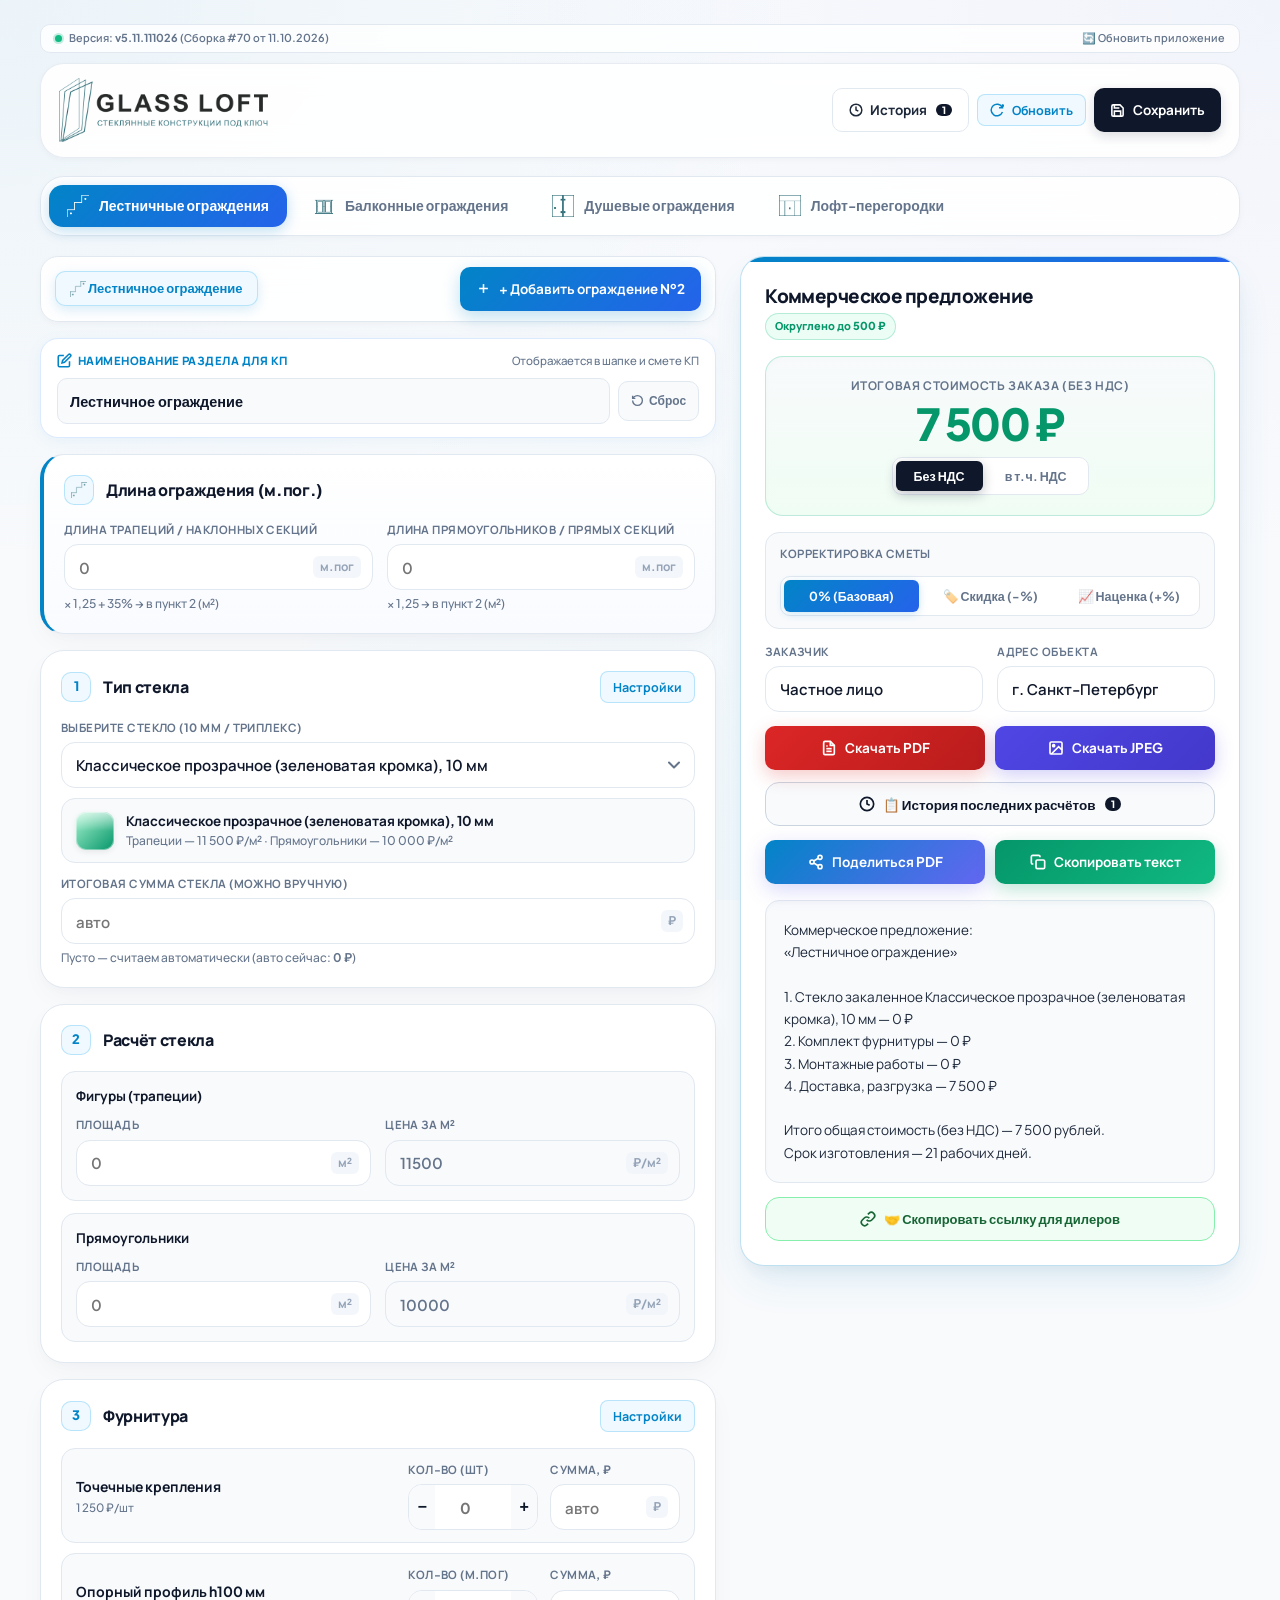
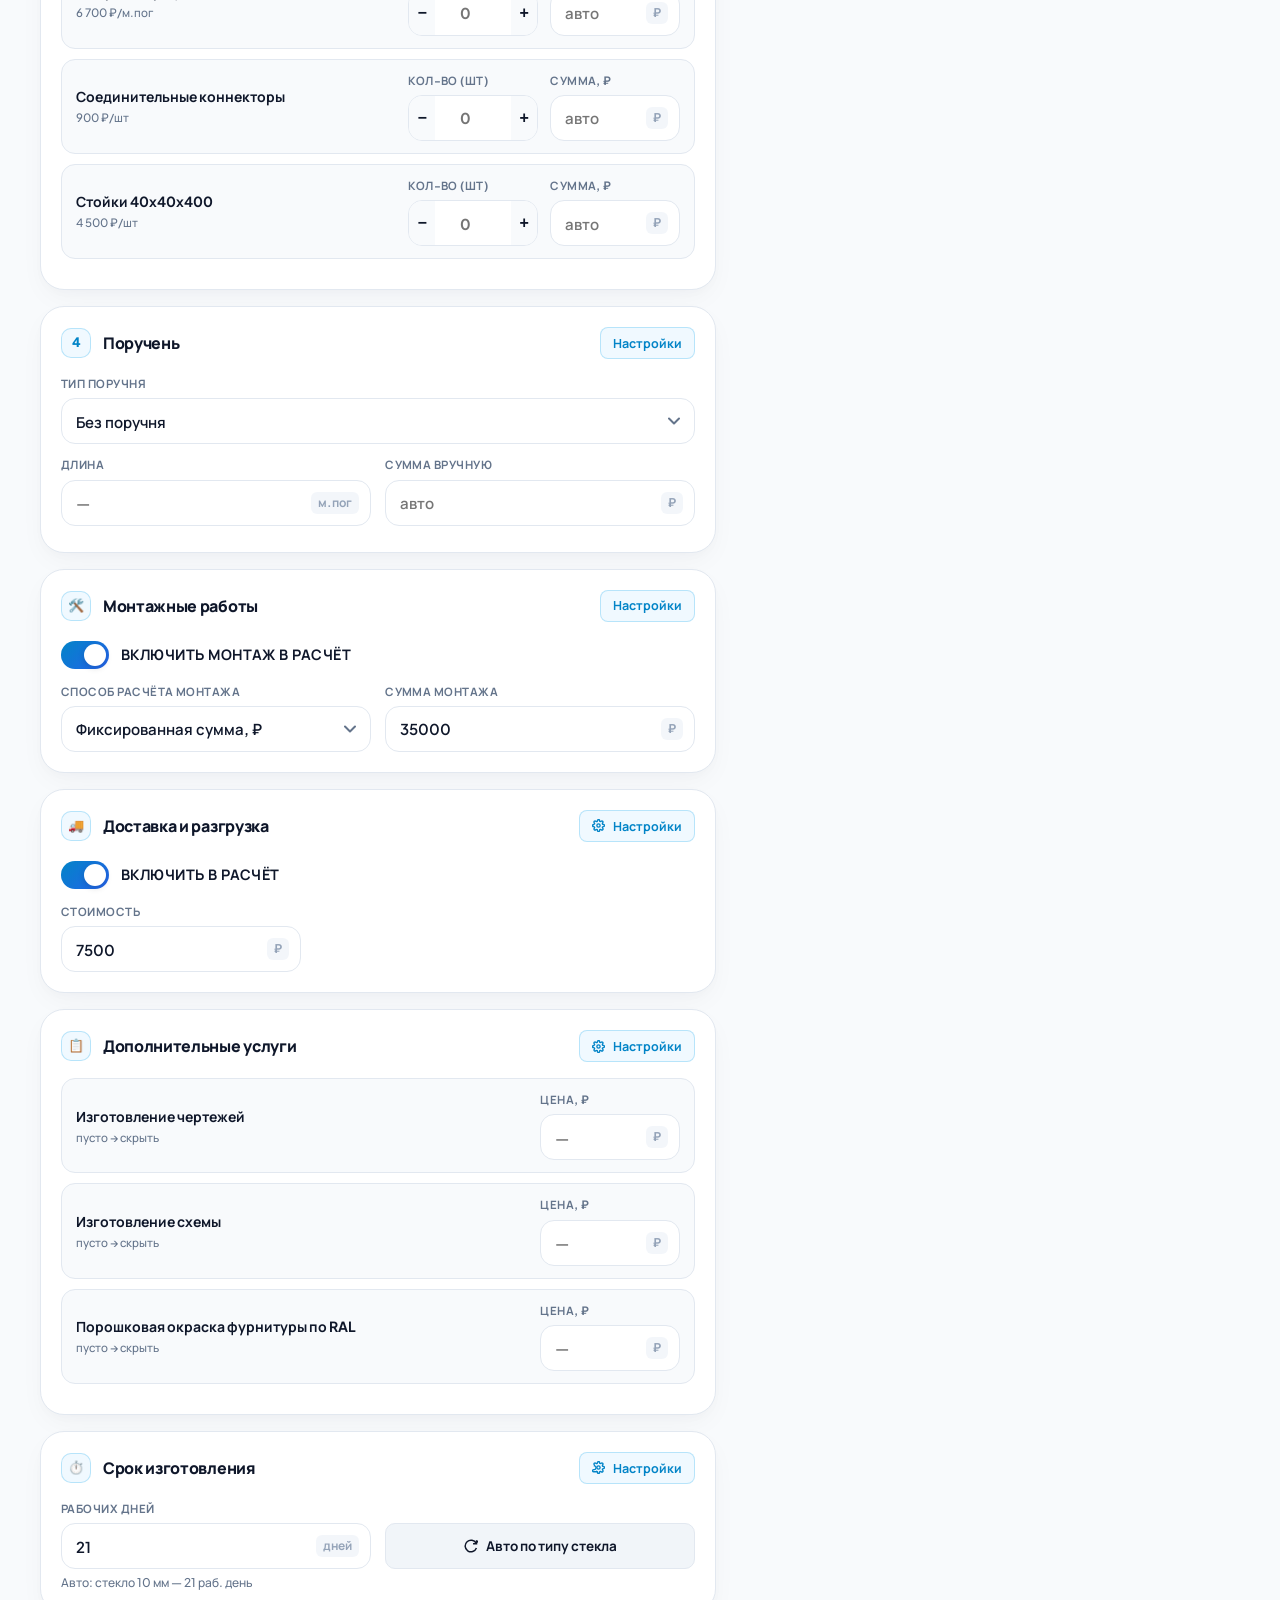
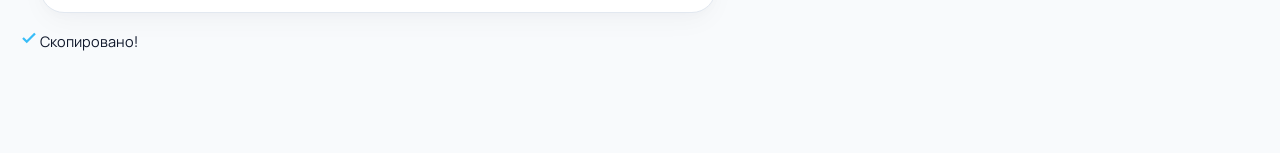
<file: index.html>
<!DOCTYPE html>
<html lang="ru">
<head>
<meta charset="UTF-8">
<meta name="viewport" content="width=device-width, initial-scale=1.0, maximum-scale=1.0, user-scalable=no">
<meta http-equiv="Cache-Control" content="no-cache, no-store, must-revalidate">
<meta http-equiv="Pragma" content="no-cache">
<meta http-equiv="Expires" content="0">
<title>GlassLoft — Калькулятор стеклянных конструкций</title>
<link rel="icon" type="image/svg+xml" href="favicon.svg?v=5.11">
<link rel="icon" type="image/png" sizes="192x192" href="icon-192.png?v=5.11">
<link rel="apple-touch-icon" href="icon-192.png?v=5.11">
<link rel="manifest" href="manifest.json?v=5.11">
<meta name="theme-color" content="#ffffff">
<meta name="apple-mobile-web-app-capable" content="yes">
<meta name="apple-mobile-web-app-status-bar-style" content="default">
<meta name="apple-mobile-web-app-title" content="GlassLoft">
<link rel="preconnect" href="https://fonts.googleapis.com">
<link rel="preconnect" href="https://fonts.gstatic.com" crossorigin>
<link href="https://fonts.googleapis.com/css2?family=Plus+Jakarta+Sans:wght@400;500;600;700;800&family=Manrope:wght@600;700;800&family=Montserrat:wght@400;500;600;700;800&display=swap" rel="stylesheet">
<link rel="stylesheet" href="style.css?v=5.11">
</head>
<body>
<div class="wrap">
  
  <!-- Top Version & Build Status Bar -->
  <div class="app-top-status-bar">
    <div class="app-status-left">
      <span class="status-dot-pulse"></span>
      <span id="appVersionText">Версия: <b>v4.5.260926</b> (Сборка #60 от 26.09.2026)</span>
    </div>
    <div class="app-status-right">
      <span class="app-status-link" onclick="forceAppUpdate()" title="Сбросить кэш и загрузить последнюю версию">🔄 Обновить приложение</span>
    </div>
  </div>

  <!-- Top Navigation / Branding Header -->
  <header class="top">
    <div class="brand">
      <img src="logo.png" alt="GLASS LOFT — Стеклянные конструкции под ключ" class="brand-logo-img">
    </div>
    <div class="header-actions">
      <button class="btn b-history" onclick="openModal('historyModal')" title="История последних 40 расчётов (защищено PIN-кодом)">
        <svg width="14" height="14" viewBox="0 0 24 24" fill="none" stroke="currentColor" stroke-width="2.5"><circle cx="12" cy="12" r="10"></circle><polyline points="12 6 12 12 16 14"></polyline></svg>
        <span>История</span>
        <span class="history-count-badge" id="historyCountBadge">0</span>
      </button>
      <button class="btn ghost" onclick="resetCalculatorToZero()" title="Сбросить все расчёты и поля к начальным значениям">
        <svg width="14" height="14" viewBox="0 0 24 24" fill="none" stroke="currentColor" stroke-width="2.5"><path d="M21.5 2v6h-6M21.34 15.57a10 10 0 1 1-.57-8.38l5.67-5.67"/></svg>
        <span>Обновить</span>
      </button>
      <button class="btn b-dark" onclick="saveAll()">
        <svg width="15" height="15" viewBox="0 0 24 24" fill="none" stroke="currentColor" stroke-width="2.5"><path d="M19 21H5a2 2 0 0 1-2-2V5a2 2 0 0 1 2-2h11l5 5v11a2 2 0 0 1-2 2z"></path><polyline points="17 21 17 13 7 13 7 21"></polyline><polyline points="7 3 7 8 15 8"></polyline></svg>
        <span>Сохранить</span>
      </button>
    </div>
  </header>

  <!-- 4 Main Product Category Tabs -->
  <div class="category-tabs-bar">
    <button class="cat-tab active" id="tabCatRailings" onclick="switchCategory('railings')">
      <img src="cat_icon_stairs.png" class="cat-tab-img" alt="Лестницы">
      <span class="cat-label">Лестничные ограждения</span>
    </button>
    <button class="cat-tab" id="tabCatBalconies" onclick="switchCategory('balconies')">
      <img src="cat_icon_balcony.png" class="cat-tab-img" alt="Балконы">
      <span class="cat-label">Балконные ограждения</span>
    </button>
    <button class="cat-tab" id="tabCatShowers" onclick="switchCategory('showers')">
      <img src="cat_icon_shower.png" class="cat-tab-img" alt="Душевые">
      <span class="cat-label">Душевые ограждения</span>
    </button>
    <button class="cat-tab" id="tabCatLoft" onclick="switchCategory('loft')">
      <img src="cat_icon_loft.png" class="cat-tab-img" alt="Лофт">
      <span class="cat-label">Лофт-перегородки</span>
    </button>
  </div>

  <!-- Main 2-Column Responsive Dashboard -->
  <div class="layout">
    
    <!-- Left Column: Dynamic Step-by-Step Builder Form -->
    <div class="builder-col">
      
      <!-- Active Edit Mode Banner -->
      <div class="edit-mode-banner" id="editModeBanner" style="display:none;">
        <div class="edit-mode-info">
          <span class="edit-mode-badge">✏️ Редактирование</span>
          <span class="edit-mode-title" id="editModeTitle"></span>
        </div>
        <div class="edit-mode-actions">
          <button type="button" class="btn b-primary btn-sm" onclick="saveActiveEditing()">
            <svg width="13" height="13" viewBox="0 0 24 24" fill="none" stroke="currentColor" stroke-width="2.5"><path d="M19 21H5a2 2 0 0 1-2-2V5a2 2 0 0 1 2-2h11l5 5v11a2 2 0 0 1-2 2z"></path><polyline points="17 21 17 13 7 13 7 21"></polyline><polyline points="7 3 7 8 15 8"></polyline></svg>
            <span>Сохранить</span>
          </button>
          <button type="button" class="btn ghost btn-sm" onclick="cancelActiveEditing()">
            <span>Отмена</span>
          </button>
        </div>
      </div>

      <!-- Multi-Position Sub-Tabs for Current Category -->
      <div class="sections-bar-wrap">
        <div class="sections-tabs" id="positionTabs"></div>
        <button type="button" class="btn b-primary btn-add-section" onclick="addPosition()">
          <svg width="15" height="15" viewBox="0 0 24 24" fill="none" stroke="currentColor" stroke-width="2.5"><line x1="12" y1="5" x2="12" y2="19"></line><line x1="5" y1="12" x2="19" y2="12"></line></svg>
          <span id="addPosBtnText">+ Добавить ограждение №2</span>
        </button>
      </div>

      <!-- Category Dynamic Container -->
      <div id="dynamicCategoryContent">
        <!-- Rendered via JS based on active category (Railings / Showers / Loft) -->
      </div>

      <!-- Global Section: Доставка и разгрузка -->
      <section class="card">
        <div class="head">
          <h2><span class="n">🚚</span>Доставка и разгрузка</h2>
          <button class="btn ghost" onclick="openModal('deliveryModal')">
            <svg width="13" height="13" viewBox="0 0 24 24" fill="none" stroke="currentColor" stroke-width="2.5"><circle cx="12" cy="12" r="3"></circle><path d="M19.4 15a1.65 1.65 0 0 0 .33 1.82l.06.06a2 2 0 0 1 0 2.83 2 2 0 0 1-2.83 0l-.06-.06a1.65 1.65 0 0 0-1.82-.33 1.65 1.65 0 0 0-1 1.51V21a2 2 0 0 1-2 2 2 2 0 0 1-2-2v-.09A1.65 1.65 0 0 0 9 19.4a1.65 1.65 0 0 0-1.82.33l-.06.06a2 2 0 0 1-2.83 0 2 2 0 0 1 0-2.83l.06-.06a1.65 1.65 0 0 0 .33-1.82 1.65 1.65 0 0 0-1.51-1H3a2 2 0 0 1-2-2 2 2 0 0 1 2-2h.09A1.65 1.65 0 0 0 4.6 9a1.65 1.65 0 0 0-.33-1.82l-.06-.06a2 2 0 0 1 0-2.83 2 2 0 0 1 2.83 0l.06.06a1.65 1.65 0 0 0 1.82.33H9a1.65 1.65 0 0 0 1-1.51V3a2 2 0 0 1 2-2 2 2 0 0 1 2 2v.09a1.65 1.65 0 0 0 1 1.51 1.65 1.65 0 0 0 1.82-.33l.06-.06a2 2 0 0 1 2.83 0 2 2 0 0 1 0 2.83l-.06.06a1.65 1.65 0 0 0-.33 1.82V9a1.65 1.65 0 0 0 1.51 1H21a2 2 0 0 1 2 2 2 2 0 0 1-2 2h-.09a1.65 1.65 0 0 0-1.51 1z"></path></svg>
            Настройки
          </button>
        </div>
        <label class="switch-wrap">
          <div class="switch">
            <input type="checkbox" id="delOn" checked onchange="calc()">
            <span class="slider"></span>
          </div>
          <span>Включить в расчёт</span>
        </label>
        <div style="max-width:240px">
          <label>Стоимость</label>
          <div class="input-wrap">
            <input type="number" id="delPrice" min="0" step="100" oninput="calc()">
            <span class="unit">₽</span>
          </div>
        </div>
      </section>

      <!-- Global Section: Дополнительные услуги -->
      <section class="card">
        <div class="head">
          <h2><span class="n">📋</span>Дополнительные услуги</h2>
          <button class="btn ghost" onclick="openModal('serviceModal')">
            <svg width="13" height="13" viewBox="0 0 24 24" fill="none" stroke="currentColor" stroke-width="2.5"><circle cx="12" cy="12" r="3"></circle><path d="M19.4 15a1.65 1.65 0 0 0 .33 1.82l.06.06a2 2 0 0 1 0 2.83 2 2 0 0 1-2.83 0l-.06-.06a1.65 1.65 0 0 0-1.82-.33 1.65 1.65 0 0 0-1 1.51V21a2 2 0 0 1-2 2 2 2 0 0 1-2-2v-.09A1.65 1.65 0 0 0 9 19.4a1.65 1.65 0 0 0-1.82.33l-.06.06a2 2 0 0 1-2.83 0 2 2 0 0 1 0-2.83l.06-.06a1.65 1.65 0 0 0 .33-1.82 1.65 1.65 0 0 0-1.51-1H3a2 2 0 0 1-2-2 2 2 0 0 1 2-2h.09A1.65 1.65 0 0 0 4.6 9a1.65 1.65 0 0 0-.33-1.82l-.06-.06a2 2 0 0 1 0-2.83 2 2 0 0 1 2.83 0l.06.06a1.65 1.65 0 0 0 1.82.33H9a1.65 1.65 0 0 0 1-1.51V3a2 2 0 0 1 2-2 2 2 0 0 1 2 2v.09a1.65 1.65 0 0 0 1 1.51 1.65 1.65 0 0 0 1.82-.33l.06-.06a2 2 0 0 1 2.83 0 2 2 0 0 1 0 2.83l-.06.06a1.65 1.65 0 0 0-.33 1.82V9a1.65 1.65 0 0 0 1.51 1H21a2 2 0 0 1 2 2 2 2 0 0 1-2 2h-.09a1.65 1.65 0 0 0-1.51 1z"></path></svg>
            Настройки
          </button>
        </div>
        <div id="serviceList"></div>
      </section>

      <!-- Global Section: Срок изготовления -->
      <section class="card">
        <div class="head">
          <h2><span class="n">⏱️</span>Срок изготовления</h2>
          <button class="btn ghost" onclick="openModal('termModal')">
            <svg width="13" height="13" viewBox="0 0 24 24" fill="none" stroke="currentColor" stroke-width="2.5"><circle cx="12" cy="12" r="3"></circle><path d="M19.4 15a1.65 1.65 0 0 0 .33 1.82l.06.06a2 2 0 0 1 0 2.83 2 2 0 0 1-2.83 0l-.06-.06a1.65 1.65 0 0 0-1.82-.33 1.65 1.65 0 0 0-1 1.51V21a2 2 0 0 1-2 2 2 2 0 0 1-2-2v-.09A1.65 1.65 0 0 0 9 19.4a1.65 1.65 0 0 0-1.82.33l-.06.06a2 2 0 0 1 2.83 0 2 2 0 0 1 0 2.83l-.06.06a1.65 1.65 0 0 0 .33-1.82 1.65 1.65 0 0 0-1.51-1H3a2 2 0 0 1-2-2 2 2 0 0 1 2-2h.09A1.65 1.65 0 0 0 4.6 9a1.65 1.65 0 0 0-.33-1.82l-.06-.06a2 2 0 0 1 0-2.83 2 2 0 0 1 2.83 0l.06.06a1.65 1.65 0 0 0 1.82.33H9a1.65 1.65 0 0 0 1-1.51V3a2 2 0 0 1 2-2 2 2 0 0 1 2 2v.09a1.65 1.65 0 0 0 1 1.51 1.65 1.65 0 0 0 1.82-.33l.06-.06a2 2 0 0 1 2.83 0 2 2 0 0 1 0 2.83l-.06.06a1.65 1.65 0 0 0-.33 1.82V9a1.65 1.65 0 0 0 1.51 1H21a2 2 0 0 1 2 2 2 2 0 0 1-2 2h-.09a1.65 1.65 0 0 0-1.51 1z"></path></svg>
            Настройки
          </button>
        </div>
        <div class="grid">
          <div class="field">
            <label>Рабочих дней</label>
            <div class="input-wrap">
              <input type="number" id="termDays" min="1" step="1" oninput="termManual=true; calc();">
              <span class="unit">дней</span>
            </div>
          </div>
          <div style="display:flex;align-items:flex-end">
            <button class="btn b-gray" style="width:100%;height:46px" onclick="termManual=false; calc();">
              <svg width="14" height="14" viewBox="0 0 24 24" fill="none" stroke="currentColor" stroke-width="2.5"><path d="M21.5 2v6h-6M21.34 15.57a10 10 0 1 1-.57-8.38l5.67-5.67"/></svg>
              Авто по типу стекла
            </button>
          </div>
        </div>
        <div class="hint" id="termHint"></div>
      </section>

    </div>

    <!-- Right Column: Sticky Live Spec Sheet & Commercial Proposal -->
    <div class="sticky-col">
      <section class="total-card">
        <div class="total-top">
          <div>
            <h2>Коммерческое предложение</h2>
            <span class="sum-badge">Округлено до 500 ₽</span>
          </div>
        </div>

        <!-- Big Hero Price Display -->
        <div class="sum-display">
          <div class="sum-label" id="sumLabel">Итоговая стоимость заказа (без НДС)</div>
          <div class="sum" id="sum">0 ₽</div>
          <div class="vat-segmented" title="Меняется только подпись — сумма остаётся прежней">
            <button type="button" class="vat-tab active" id="vatTabNone" onclick="setVatMode('none')">Без НДС</button>
            <button type="button" class="vat-tab" id="vatTabIncl" onclick="setVatMode('incl')">в т.ч. НДС</button>
          </div>
        </div>

        <!-- Discount & Markup Adjuster -->
        <div class="discount-markup-card">
          <div class="dm-header">
            <label id="dmHeaderLabel">Корректировка сметы</label>
            <div class="dm-segmented">
              <button type="button" class="dm-tab active" id="dmTabNone" onclick="setAdjMode('none')">0% (Базовая)</button>
              <button type="button" class="dm-tab" id="dmTabDiscount" onclick="setAdjMode('discount')">🏷️ Скидка (-%)</button>
              <button type="button" class="dm-tab" id="dmTabMarkup" onclick="setAdjMode('markup')">📈 Наценка (+%)</button>
            </div>
          </div>
          <div class="dm-input-row" id="dmInputWrap" style="display:none;">
            <div class="field" style="width:100%;">
              <label id="dmInputLabel">Размер скидки, %</label>
              <div class="input-wrap">
                <input type="number" id="adjPercent" placeholder="0" min="0" max="99" step="1" oninput="calc()">
                <span class="unit">%</span>
              </div>
            </div>
          </div>
        </div>

        <!-- Client & Address Quick Inputs -->
        <div class="grid" style="margin-bottom: 14px;">
          <div class="field">
            <label>Заказчик</label>
            <div class="input-wrap">
              <input type="text" id="calcClient" placeholder="Частное лицо / ФИО" value="Частное лицо" oninput="updateKpDocumentData()">
            </div>
          </div>
          <div class="field">
            <label>Адрес объекта</label>
            <div class="input-wrap">
              <input type="text" id="calcAddress" placeholder="г. Санкт-Петербург" value="г. Санкт-Петербург" oninput="updateKpDocumentData()">
            </div>
          </div>
        </div>

        <!-- Fast Official Document Export Row -->
        <div class="fast-export-row">
          <button class="btn b-pdf" onclick="initiateExport('pdf')" title="Скачать официальный PDF-документ">
            <svg width="16" height="16" viewBox="0 0 24 24" fill="none" stroke="currentColor" stroke-width="2.5"><path d="M14 2H6a2 2 0 0 0-2 2v16a2 2 0 0 0 2 2h12a2 2 0 0 0 2-2V8z"></path><polyline points="14 2 14 8 20 8"></polyline><line x1="16" y1="13" x2="8" y2="13"></line><line x1="16" y1="17" x2="8" y2="17"></line><polyline points="10 9 9 9 8 9"></polyline></svg>
            Скачать PDF
          </button>
          <button class="btn b-jpg" onclick="initiateExport('jpeg')" title="Скачать изображение документа в JPEG">
            <svg width="16" height="16" viewBox="0 0 24 24" fill="none" stroke="currentColor" stroke-width="2.5"><rect x="3" y="3" width="18" height="18" rx="2" ry="2"></rect><circle cx="8.5" cy="8.5" r="1.5"></circle><polyline points="21 15 16 10 5 21"></polyline></svg>
            Скачать JPEG
          </button>
        </div>

        <!-- History Quick Access Button -->
        <button type="button" class="btn b-history-card" onclick="openModal('historyModal')" title="Открыть историю последних расчётов (PIN: 0120)">
          <svg width="16" height="16" viewBox="0 0 24 24" fill="none" stroke="currentColor" stroke-width="2.5"><circle cx="12" cy="12" r="10"></circle><polyline points="12 6 12 12 16 14"></polyline></svg>
          <span>📋 История последних расчётов</span>
          <span class="history-count-badge" id="historyCountBadgeRight">0</span>
        </button>

        <!-- Action Buttons: Share & Copy -->
        <div style="display:grid;grid-template-columns:1fr 1fr;gap:10px;margin-bottom:16px;">
          <button class="btn b-share" style="height:44px;" onclick="initiateShare()">
            <svg width="16" height="16" viewBox="0 0 24 24" fill="none" stroke="currentColor" stroke-width="2.5"><circle cx="18" cy="5" r="3"></circle><circle cx="6" cy="12" r="3"></circle><circle cx="18" cy="19" r="3"></circle><line x1="8.59" y1="13.51" x2="15.42" y2="17.49"></line><line x1="15.41" y1="6.51" x2="8.59" y2="10.49"></line></svg>
            Поделиться PDF
          </button>
          <button class="btn b-teal" style="height:44px;" onclick="copyQuote()">
            <svg width="16" height="16" viewBox="0 0 24 24" fill="none" stroke="currentColor" stroke-width="2.5"><rect x="9" y="9" width="13" height="13" rx="2" ry="2"></rect><path d="M5 15H4a2 2 0 0 1-2-2V4a2 2 0 0 1 2-2h9a2 2 0 0 1 2 2v1"></path></svg>
            Скопировать текст
          </button>
        </div>

        <!-- Rendered Text Proposal Card -->
        <div id="quoteText"></div>

        <!-- Dealer Link Copy Button -->
        <button type="button" class="btn b-dealer-bottom" onclick="copyDealerLink()" title="Скопировать дилерскую ссылку (скрыты цены за метр/штуку и формулы)">
          <svg width="16" height="16" viewBox="0 0 24 24" fill="none" stroke="currentColor" stroke-width="2.5"><path d="M10 13a5 5 0 0 0 7.54.54l3-3a5 5 0 0 0-7.07-7.07l-1.72 1.71"></path><path d="M14 11a5 5 0 0 0-7.54-.54l-3 3a5 5 0 0 0 7.07 7.07l1.71-1.71"></path></svg>
          <span>🤝 Скопировать ссылку для дилеров</span>
        </button>
      </section>
    </div>

  </div>
</div>

<!-- Floating Bottom Bar for Mobile Screen -->
<div class="floating-bar">
  <div class="floating-sum-group">
    <span class="floating-sum-label">Итого:</span>
    <span class="floating-sum" id="floatingSum">0 ₽</span>
    <span class="floating-vat-note" id="floatingVatNote">без НДС</span>
  </div>
  <div class="floating-actions">
    <button class="btn btn-float-history" onclick="openModal('historyModal')" title="История расчётов">
      <svg width="14" height="14" viewBox="0 0 24 24" fill="none" stroke="currentColor" stroke-width="2.5"><circle cx="12" cy="12" r="10"></circle><polyline points="12 6 12 12 16 14"></polyline></svg>
      <span>История</span>
      <span class="history-count-badge" id="historyCountBadgeFloat">0</span>
    </button>
    <button class="btn btn-float-share" onclick="initiateShare()">
      <svg width="14" height="14" viewBox="0 0 24 24" fill="none" stroke="currentColor" stroke-width="2.5"><path d="M14 2H6a2 2 0 0 0-2 2v16a2 2 0 0 0 2 2h12a2 2 0 0 0 2-2V8z"></path><polyline points="14 2 14 8 20 8"></polyline></svg>
      Поделиться
    </button>
    <button class="btn btn-float-copy" onclick="copyQuote()" title="Скопировать текст">
      <svg width="14" height="14" viewBox="0 0 24 24" fill="none" stroke="currentColor" stroke-width="2.5"><rect x="9" y="9" width="13" height="13" rx="2" ry="2"></rect><path d="M5 15H4a2 2 0 0 1-2-2V4a2 2 0 0 1 2-2h9a2 2 0 0 1 2 2v1"></path></svg>
    </button>
  </div>
</div>

<!-- Merge / Combine Choice Modal -->
<div class="modal" id="mergeChoiceModal"><div class="mbox" style="max-width:460px;">
  <span class="close" onclick="closeModal('mergeChoiceModal')">&times;</span>
  <h3 style="margin-bottom:6px;">Формирование предложения</h3>
  <div class="hint" style="margin-bottom:16px;">В вашем расчёте присутствуют изделия из нескольких категорий. Объединить всё в одно общее коммерческое предложение?</div>
  
  <button class="choice-card-btn" onclick="executePendingExport(true)">
    <span class="choice-title">📄 Да, сформировать единое КП на весь заказ</span>
    <span class="choice-sub">Включит все рассчитанные лестничные ограждения, душевые и лофт-перегородки</span>
  </button>
  
  <button class="choice-card-btn" onclick="executePendingExport(false)">
    <span class="choice-title" id="singleChoiceTitle">Только текущий раздел</span>
    <span class="choice-sub">Сформировать КП исключительно по выбранному направлению</span>
  </button>
</div></div>

<!-- PIN Code Security Modal -->
<div class="modal" id="pinModal"><div class="mbox" style="max-width:400px;text-align:center;">
  <span class="close" onclick="closeModal('pinModal')">&times;</span>
  <div style="width:54px;height:54px;border-radius:18px;background:#f0f9ff;color:#0284c7;display:inline-flex;align-items:center;justify-content:center;margin-bottom:12px;">
    <svg width="26" height="26" viewBox="0 0 24 24" fill="none" stroke="currentColor" stroke-width="2.5"><rect x="3" y="11" width="18" height="11" rx="2" ry="2"></rect><path d="M7 11V7a5 5 0 0 1 10 0v4"></path></svg>
  </div>
  <h3 style="margin-bottom:6px;">Вход</h3>
  <div class="hint" style="margin-bottom:16px;">Введите PIN-код для доступа:</div>
  
  <div style="margin-bottom:14px;">
    <input type="password" id="pinInput" placeholder="PIN-код" maxlength="16" style="text-align:center;font-size:20px;letter-spacing:0.2em;height:50px;" onkeydown="if(event.key==='Enter') verifyPin();">
    <div id="pinError" style="color:#ef4444;font-size:12.5px;font-weight:700;margin-top:6px;display:none;">Неверный PIN-код</div>
  </div>
  
  <div style="display:flex;gap:10px;">
    <button class="btn b-primary" style="flex:1;height:46px;" onclick="verifyPin()">Войти</button>
    <button class="btn b-gray" style="height:46px;" onclick="closeModal('pinModal')">Отмена</button>
  </div>
</div></div>

<!-- Change PIN Modal -->
<div class="modal" id="changePinModal"><div class="mbox" style="max-width:440px;">
  <span class="close" onclick="closeModal('changePinModal')">&times;</span>
  <h3>🔑 Смена PIN-кода</h3>
  <div class="hint" style="margin-bottom:16px;">Задайте новый пароль для защиты настроек калькулятора:</div>
  
  <label>Текущий PIN-код</label>
  <input type="password" id="oldPinInput" placeholder="Текущий PIN" style="margin-bottom:12px;">
  
  <label>Новый PIN-код</label>
  <input type="password" id="newPinInput" placeholder="Новый PIN" style="margin-bottom:12px;">
  
  <label>Повторите новый PIN-код</label>
  <input type="password" id="confirmPinInput" placeholder="Повтор нового PIN" style="margin-bottom:16px;">
  
  <div id="changePinError" style="color:#ef4444;font-size:12.5px;font-weight:700;margin-bottom:12px;display:none;"></div>
  
  <button class="btn b-primary" style="width:100%;height:46px;" onclick="saveNewPin()">Сохранить новый PIN</button>
</div></div>

<!-- Toast Alert -->
<div class="toast" id="toast">
  <svg width="18" height="18" viewBox="0 0 24 24" fill="none" stroke="#38bdf8" stroke-width="3"><polyline points="20 6 9 17 4 12"></polyline></svg>
  <span id="toastMsg">Скопировано!</span>
</div>

<!-- Settings Modals -->
<div class="modal" id="glassModal"><div class="mbox">
  <span class="close" onclick="closeModal('glassModal')">&times;</span>
  <h3 id="glassModalTitle">Типы стекла</h3>
  <div id="eGlass"></div>
  <div class="actions" id="glassModalActions"></div>
  <div class="admin-modal-footer">
    <button class="admin-link-btn" onclick="openChangePinModal()">🔑 Сменить PIN</button>
    <button class="admin-link-btn" onclick="lockAdmin()">🔒 Заблокировать</button>
  </div>
</div></div>

<div class="modal" id="hardModal"><div class="mbox">
  <span class="close" onclick="closeModal('hardModal')">&times;</span>
  <h3 id="hardModalTitle">Фурнитура</h3>
  <div id="eHard"></div>
  <div class="actions" id="hardModalActions"></div>
  <div class="admin-modal-footer">
    <button class="admin-link-btn" onclick="openChangePinModal()">🔑 Сменить PIN</button>
    <button class="admin-link-btn" onclick="lockAdmin()">🔒 Заблокировать</button>
  </div>
</div></div>

<div class="modal" id="railModal"><div class="mbox">
  <span class="close" onclick="closeModal('railModal')">&times;</span>
  <h3>Поручни (Лестничные ограждения)</h3>
  <div id="eRail"></div>
  <div class="actions">
    <input type="text" id="nrName" placeholder="Название">
    <input type="number" id="nrPrice" placeholder="₽/м.пог">
    <button class="btn b-primary" onclick="addRail()">Добавить</button>
  </div>
  <div class="admin-modal-footer">
    <button class="admin-link-btn" onclick="openChangePinModal()">🔑 Сменить PIN</button>
    <button class="admin-link-btn" onclick="lockAdmin()">🔒 Заблокировать</button>
  </div>
</div></div>

<div class="modal" id="deliveryModal"><div class="mbox">
  <span class="close" onclick="closeModal('deliveryModal')">&times;</span>
  <h3>Доставка</h3>
  <label>Стоимость по умолчанию, ₽</label>
  <div class="input-wrap">
    <input type="number" id="deliverySetting" oninput="M.delivery=parseFloat(this.value)||0; applyMisc(); autoSave(); calc();">
    <span class="unit">₽</span>
  </div>
  <div class="admin-modal-footer">
    <button class="admin-link-btn" onclick="openChangePinModal()">🔑 Сменить PIN</button>
    <button class="admin-link-btn" onclick="lockAdmin()">🔒 Заблокировать</button>
  </div>
</div></div>

<div class="modal" id="installModal"><div class="mbox">
  <span class="close" onclick="closeModal('installModal')">&times;</span>
  <h3>Монтаж</h3>
  <label>Фиксированная сумма по умолчанию, ₽</label>
  <div class="input-wrap" style="margin-bottom:12px">
    <input type="number" id="instFixSetting" oninput="M.instFix=parseFloat(this.value)||0; applyMisc(); autoSave(); calc();">
    <span class="unit">₽</span>
  </div>
  <label>Процент от изделий по умолчанию, %</label>
  <div class="input-wrap">
    <input type="number" id="instPctSetting" oninput="M.instPct=parseFloat(this.value)||0; applyMisc(); autoSave(); calc();">
    <span class="unit">%</span>
  </div>
  <div class="admin-modal-footer">
    <button class="admin-link-btn" onclick="openChangePinModal()">🔑 Сменить PIN</button>
    <button class="admin-link-btn" onclick="lockAdmin()">🔒 Заблокировать</button>
  </div>
</div></div>

<div class="modal" id="serviceModal"><div class="mbox">
  <span class="close" onclick="closeModal('serviceModal')">&times;</span>
  <h3>Дополнительные услуги</h3>
  <div id="eServ"></div>
  <div class="actions">
    <input type="text" id="nsName" placeholder="Название">
    <button class="btn b-primary" onclick="addService()">Добавить</button>
  </div>
  <div class="admin-modal-footer">
    <button class="admin-link-btn" onclick="openChangePinModal()">🔑 Сменить PIN</button>
    <button class="admin-link-btn" onclick="lockAdmin()">🔒 Заблокировать</button>
  </div>
</div></div>

<div class="modal" id="termModal"><div class="mbox">
  <span class="close" onclick="closeModal('termModal')">&times;</span>
  <h3>Сроки</h3>
  <label>Обычное стекло (6-10 мм), раб. дней</label>
  <div class="input-wrap" style="margin-bottom:12px">
    <input type="number" id="termGlassSetting" oninput="M.termGlass=parseInt(this.value)||21; applyMisc(); autoSave(); calc();">
    <span class="unit">дней</span>
  </div>
  <label>Триплекс / Спецстекло, раб. дней</label>
  <div class="input-wrap">
    <input type="number" id="termTriplexSetting" oninput="M.termTripl=parseInt(this.value)||25; applyMisc(); autoSave(); calc();">
    <span class="unit">дней</span>
  </div>
  <div class="admin-modal-footer">
    <button class="admin-link-btn" onclick="openChangePinModal()">🔑 Сменить PIN</button>
    <button class="admin-link-btn" onclick="lockAdmin()">🔒 Заблокировать</button>
  </div>
</div></div>

<!-- History Modal (PIN Protected, 30-40 calculations) -->
<div class="modal" id="historyModal"><div class="mbox history-mbox">
  <span class="close" onclick="closeModal('historyModal')">&times;</span>
  <div class="history-modal-header">
    <div class="history-modal-title-group">
      <h3>📋 История расчётов</h3>
      <span class="history-capacity-badge" id="historyCapacityBadge">0 / 40 расчётов</span>
    </div>
    <div class="history-header-actions">
      <button type="button" class="btn ghost btn-sm" onclick="exportHistoryToFile()" title="Скачать резервную копию всей истории расчётов (.json)">
        <svg width="13" height="13" viewBox="0 0 24 24" fill="none" stroke="currentColor" stroke-width="2.5"><path d="M21 15v4a2 2 0 0 1-2 2H5a2 2 0 0 1-2-2v-4"></path><polyline points="7 10 12 15 17 10"></polyline><line x1="12" y1="15" x2="12" y2="3"></line></svg>
        <span>Экспорт</span>
      </button>
      <label class="btn ghost btn-sm" style="cursor:pointer;" title="Восстановить расчёты из резервного файла (.json)">
        <svg width="13" height="13" viewBox="0 0 24 24" fill="none" stroke="currentColor" stroke-width="2.5"><path d="M21 15v4a2 2 0 0 1-2 2H5a2 2 0 0 1-2-2v-4"></path><polyline points="17 8 12 3 7 8"></polyline><line x1="12" y1="3" x2="12" y2="15"></line></svg>
        <span>Импорт</span>
        <input type="file" id="historyFileInput" accept=".json" onchange="importHistoryFromFile(event)" style="display:none;">
      </label>
      <button type="button" class="btn ghost btn-sm text-danger" onclick="clearAllHistory()" title="Очистить всю историю расчётов">
        <svg width="13" height="13" viewBox="0 0 24 24" fill="none" stroke="currentColor" stroke-width="2.5"><polyline points="3 6 5 6 21 6"></polyline><path d="M19 6v14a2 2 0 0 1-2 2H7a2 2 0 0 1-2-2V6m3 0V4a2 2 0 0 1 2-2h4a2 2 0 0 1 2 2v2"></path></svg>
        <span>Очистить</span>
      </button>
    </div>
  </div>

  <!-- Cloud Sync Bar -->
  <div class="yc-sync-status-bar" id="cloudStatusBar">
    <div class="yc-status-info">
      <span class="yc-status-dot" id="cloudStatusDot"></span>
      <div class="yc-status-text-wrap">
        <div class="yc-status-title" id="cloudStatusTitle">☁️ Облако: Локальный режим</div>
        <div class="yc-status-sub" id="cloudStatusSub">Нажмите «Настройки», чтобы включить бесплатную синхронизацию (Firebase / Supabase)</div>
      </div>
    </div>
    <div class="yc-status-actions">
      <button type="button" class="btn ghost btn-sm yc-sync-btn" id="cloudSyncNowBtn" onclick="syncCloudData(false)" title="Синхронизировать историю с облаком">
        <svg width="13" height="13" viewBox="0 0 24 24" fill="none" stroke="currentColor" stroke-width="2.5"><path d="M18 10h-1.26A8 8 0 1 0 9 20h9a5 5 0 0 0 0-10z"></path></svg>
        <span>Синхронизировать</span>
      </button>
      <button type="button" class="btn ghost btn-sm" onclick="openCloudSettingsModal()" title="Настройки бесплатного облака (Firebase / Supabase)">
        <svg width="13" height="13" viewBox="0 0 24 24" fill="none" stroke="currentColor" stroke-width="2.5"><circle cx="12" cy="12" r="3"></circle><path d="M19.4 15a1.65 1.65 0 0 0 .33 1.82l.06.06a2 2 0 0 1 0 2.83 2 2 0 0 1-2.83 0l-.06-.06a1.65 1.65 0 0 0-1.82-.33 1.65 1.65 0 0 0-1 1.51V21a2 2 0 0 1-2 2 2 2 0 0 1-2-2v-.09A1.65 1.65 0 0 0 9 19.4a1.65 1.65 0 0 0-1.82.33l-.06.06a2 2 0 0 1-2.83 0 2 2 0 0 1 0-2.83l.06-.06a1.65 1.65 0 0 0 .33-1.82 1.65 1.65 0 0 0-1.51-1H3a2 2 0 0 1-2-2 2 2 0 0 1 2-2h.09A1.65 1.65 0 0 0 4.6 9a1.65 1.65 0 0 0-.33-1.82l-.06-.06a2 2 0 0 1 0-2.83 2 2 0 0 1 2.83 0l.06.06a1.65 1.65 0 0 0 1.82.33H9a1.65 1.65 0 0 0 1-1.51V3a2 2 0 0 1 2-2 2 2 0 0 1 2 2v.09a1.65 1.65 0 0 0 1 1.51 1.65 1.65 0 0 0 1.82-.33l.06-.06a2 2 0 0 1 2.83 0 2 2 0 0 1 0 2.83l-.06.06a1.65 1.65 0 0 0-.33 1.82V9a1.65 1.65 0 0 0 1.51 1H21a2 2 0 0 1 2 2 2 2 0 0 1-2 2h-.09a1.65 1.65 0 0 0-1.51 1z"></path></svg>
        <span>Настройки</span>
      </button>
    </div>
  </div>

  <!-- Search / Filter Input -->
  <div class="history-search-wrap">
    <svg width="14" height="14" viewBox="0 0 24 24" fill="none" stroke="currentColor" stroke-width="2.5"><circle cx="11" cy="11" r="8"></circle><line x1="21" y1="21" x2="16.65" y2="16.65"></line></svg>
    <input type="text" id="historySearchInput" placeholder="Поиск по имени заказчика, адресу объекта или сумме..." oninput="renderHistoryList()">
  </div>

  <!-- History List Container -->
  <div class="history-list-container" id="historyListContainer">
    <!-- Rendered via JS -->
  </div>

  <div class="admin-modal-footer">
    <button class="admin-link-btn" onclick="openChangePinModal()">🔑 Сменить PIN</button>
    <button class="admin-link-btn" onclick="lockAdmin()">🔒 Заблокировать</button>
  </div>
</div></div>

<!-- Free Cloud Settings Modal (Firebase / Supabase) -->
<div class="modal" id="cloudSettingsModal"><div class="mbox yc-settings-box">
  <span class="close" onclick="closeModal('cloudSettingsModal')">&times;</span>
  <div class="yc-modal-header">
    <div class="yc-icon-badge">☁️</div>
    <div>
      <h3>Бесплатная облачная синхронизация</h3>
      <p class="yc-modal-sub">Единая база смет GlassLoft на телефонах и компьютерах (100% бесплатно)</p>
    </div>
  </div>

  <!-- Provider Selector Tabs -->
  <div class="cloud-provider-tabs">
    <button type="button" class="cloud-tab active" id="tabProviderFirebase" onclick="selectCloudProvider('firebase')">
      <span>🔥 Firebase (Рекомендуется)</span>
    </button>
    <button type="button" class="cloud-tab" id="tabProviderSupabase" onclick="selectCloudProvider('supabase')">
      <span>⚡ Supabase</span>
    </button>
    <button type="button" class="cloud-tab" id="tabProviderCustom" onclick="selectCloudProvider('custom')">
      <span>🌐 Custom REST</span>
    </button>
  </div>

  <!-- Firebase Fields -->
  <div id="fieldsProviderFirebase" class="provider-fields">
    <div class="yc-form-group">
      <label class="yc-label">Ссылка на Firebase Realtime Database:</label>
      <input type="url" id="fbDbUrlInput" class="yc-input" placeholder="https://your-project-default-rtdb.europe-west1.firebasedatabase.app" autocomplete="off">
      <span class="yc-hint">Создаётся бесплатно в <a href="https://console.firebase.google.com/" target="_blank" style="color:var(--primary);font-weight:700;">console.firebase.google.com</a> за 2 минуты (без привязки карты)</span>
    </div>
    <div class="yc-form-group">
      <label class="yc-label">Секретный ключ / Auth Token (опционально):</label>
      <input type="password" id="fbApiKeyInput" class="yc-input" placeholder="Оставьте пустым, если режим тестирования" autocomplete="off">
    </div>
  </div>

  <!-- Supabase Fields -->
  <div id="fieldsProviderSupabase" class="provider-fields" style="display:none;">
    <div class="yc-form-group">
      <label class="yc-label">Supabase Project URL:</label>
      <input type="url" id="sbUrlInput" class="yc-input" placeholder="https://xxxxxxxx.supabase.co" autocomplete="off">
    </div>
    <div class="yc-form-group">
      <label class="yc-label">Supabase anon public API Key:</label>
      <input type="password" id="sbApiKeyInput" class="yc-input" placeholder="eyJhbGciOi..." autocomplete="off">
    </div>
  </div>

  <!-- Custom REST Fields -->
  <div id="fieldsProviderCustom" class="provider-fields" style="display:none;">
    <div class="yc-form-group">
      <label class="yc-label">URL HTTP-эндпоинта:</label>
      <input type="url" id="customUrlInput" class="yc-input" placeholder="https://..." autocomplete="off">
    </div>
    <div class="yc-form-group">
      <label class="yc-label">API Key / Заголовок авторизации (опционально):</label>
      <input type="password" id="customApiKeyInput" class="yc-input" placeholder="API ключ" autocomplete="off">
    </div>
  </div>

  <div class="yc-toggles-grid">
    <label class="yc-toggle-item">
      <input type="checkbox" id="cloudAutoSyncToggle" checked>
      <div>
        <strong>Авто-синхронизация при сохранении сметы</strong>
        <span>Отправлять смету в облако сразу при создании/правке</span>
      </div>
    </label>
    <label class="yc-toggle-item">
      <input type="checkbox" id="cloudAutoFetchToggle" checked>
      <div>
        <strong>Авто-проверка при запуске калькулятора</strong>
        <span>Подтягивать свежие сметы коллег с других устройств при открытии</span>
      </div>
    </label>
  </div>

  <div class="yc-test-result" id="cloudTestResult" style="display:none;"></div>

  <div class="yc-actions-row">
    <button type="button" class="btn ghost btn-sm" onclick="testCloudConnection()">🧪 Тест связи</button>
    <button type="button" class="btn ghost btn-sm" onclick="pullFromCloudDirect()">📥 Скачать из облака</button>
    <button type="button" class="btn ghost btn-sm" onclick="pushToCloudDirect()">📤 Выгрузить в облако</button>
    <button type="button" class="btn b-primary btn-sm" onclick="saveCloudSettings()">💾 Сохранить</button>
  </div>

  <!-- Quick Guide Accordion -->
  <div class="yc-guide-card">
    <div class="yc-guide-header" onclick="toggleCloudGuide()">
      <span>📖 Как настроить бесплатный Firebase за 2 минуты?</span>
      <span id="cloudGuideArrow">▼</span>
    </div>
    <div class="yc-guide-body" id="cloudGuideBody" style="display:none;">
      <ol>
        <li>Откройте <a href="https://console.firebase.google.com/" target="_blank" style="color:var(--primary);font-weight:700;">console.firebase.google.com</a> под Google-аккаунтом и нажмите <b>«Создать проект»</b> (например, <code>glassloft-calc</code>).</li>
        <li>В левом меню выберите <b>«Realtime Database»</b> -> <b>«Создать базу данных»</b>.</li>
        <li>Выберите регион (Бельгия / США) и включите <b>«Режим тестирования»</b> (в правилах <code>.read: true, .write: true</code>).</li>
        <li>Скопируйте ссылку на базу (<code>https://...firebasedatabase.app</code>) и вставьте в поле выше!</li>
        <li>Нажмите <b>«🧪 Тест связи»</b> и <b>«💾 Сохранить»</b> — синхронизация активируется мгновенно и бесплатно навсегда!</li>
      </ol>
    </div>
  </div>
</div></div>

<!-- Edit Choice Modal (Modify existing vs Clone with new number) -->
<div class="modal" id="editChoiceModal"><div class="mbox edit-choice-box">
  <span class="close" onclick="closeModal('editChoiceModal')">&times;</span>
  <h3 id="editChoiceModalTitle">Редактирование расчёта</h3>
  <div id="editChoiceModalSubtitle" style="margin-top:-10px;margin-bottom:14px;font-size:13px;font-weight:600;color:var(--text-muted);"></div>
  
  <div class="edit-choice-options">
    <button type="button" class="edit-choice-btn" onclick="executeEditChoice('update')">
      <div class="edit-choice-icon">✏️</div>
      <div class="edit-choice-content">
        <h4>1. Внести изменения в этот расчёт</h4>
        <p>Загрузит данные в калькулятор и обновит существующую запись в истории с сохранением исходного номера КП.</p>
      </div>
    </button>
    <button type="button" class="edit-choice-btn" onclick="executeEditChoice('clone')">
      <div class="edit-choice-icon">📋</div>
      <div class="edit-choice-content">
        <h4>2. Создать копию с новым номером КП</h4>
        <p>Создаст новое независимое КП для этого же заказчика со следующим порядковым номером для внесения правок.</p>
      </div>
    </button>
  </div>
</div></div>

<!-- Hidden Exact A4 Commercial Proposal Template for High-Res Export -->
<div id="kpRenderContainer">
  <div class="a4-page" id="kpExportPage">
    
    <div>
      <!-- Top Header -->
      <div class="kp-header">
        <img src="logo.png" class="kp-logo" alt="GlassLoft">
        
        <div class="kp-contacts">
          <div class="kp-contact-row">
            <img src="kp_icon_tel.png" class="kp-icon-img" alt="Телефон">
            <div class="kp-phones">
              <div>8-931-239-23-29</div>
              <div>8-950-222-28-82</div>
              <div>8-999-210-85-55</div>
            </div>
          </div>
          <div class="kp-contact-row">
            <img src="kp_icon_email.png" class="kp-icon-img email-icon" alt="Email">
            <div>lanseloft@yandex.ru</div>
          </div>
          <div class="kp-contact-row">
            <img src="kp_icon_address.png" class="kp-icon-img" alt="Адрес">
            <div>Санкт-Петербург, ул. Мурзинская, 11</div>
          </div>
        </div>

        <div class="kp-title-block">
          <div class="kp-title">Коммерческое предложение</div>
          <div class="kp-num" id="kpDocNum">№ 1/260826</div>
          <div class="kp-date" id="kpDocDate">25.08.2026</div>
        </div>
      </div>

      <!-- 3 Photos Gallery (1px Gap, Square Right Photo) -->
      <div class="kp-gallery">
        <div class="kp-gal-item">
          <img src="kp_photo_1.jpg" class="kp-gal-img" alt="Интерьер">
          <div class="kp-gal-info">
            <div class="kp-gal-label">Адрес объекта</div>
            <div class="kp-gal-val" id="kpDocAddress">г. Санкт-Петербург</div>
          </div>
        </div>
        <div class="kp-gal-item">
          <img src="kp_photo_2.jpg" class="kp-gal-img" alt="Интерьер">
          <div class="kp-gal-info">
            <div class="kp-gal-label">Заказчик</div>
            <div class="kp-gal-val" id="kpDocClient">Частное лицо</div>
          </div>
        </div>
        <div class="kp-gal-item">
          <img src="kp_photo_3.jpg" class="kp-gal-img full" alt="Ограждение лестницы">
        </div>
      </div>

      <!-- Section Title -->
      <div class="kp-sec-title">1. Наименование изделия</div>
      <div class="kp-item-title" id="kpDocItemTitle" onclick="focusPosNameInput()" title="Нажмите, чтобы изменить наименование раздела" style="cursor:pointer;">Стеклянное ограждение</div>

      <!-- Table -->
      <table class="kp-table">
        <thead>
          <tr>
            <th style="width:46%">Наименование</th>
            <th class="c" style="width:12%">Ед. изм</th>
            <th class="c" style="width:10%">Кол-во</th>
            <th class="r" style="width:16%">Стоимость ед. ₽</th>
            <th class="r" style="width:16%">Общая стоимость ₽</th>
          </tr>
        </thead>
        <tbody id="kpDocTableBody">
        </tbody>
      </table>

      <!-- Terms and Total Summary Cards (Directly below the Table) -->
      <div class="kp-summary-row">
        <div class="kp-info-card">
          <div class="kp-info-label">Срок изготовления</div>
          <div class="kp-info-val" id="kpDocTerm">21 раб. день</div>
        </div>
        <div class="kp-info-card">
          <div class="kp-info-label">Предложение действительно до</div>
          <div class="kp-info-val" id="kpDocExpire">04.09.2026</div>
        </div>
        <div class="kp-info-card">
          <div class="kp-info-label">Сумма предоплаты</div>
          <div class="kp-info-val" id="kpDocPrepay">50%</div>
        </div>
        <div class="kp-total-card">
          <div class="kp-total-label" id="kpVatLabel">Итого общая стоимость (без НДС)</div>
          <div class="kp-total-val" id="kpDocTotal">0 ₽</div>
        </div>
      </div>

      <!-- Selected Materials Thumbnails Gallery (Directly below Total Sum) -->
      <div id="kpMaterialsGalleryContainer"></div>
    </div>

    <div>
      <!-- Benefits Image Bar (regalii.png) -->
      <img src="kp_benefits.png" class="kp-benefits-img" alt="Преимущества GlassLoft">

      <!-- Footer Quote & Watermark -->
      <div class="kp-footer">
        <div class="kp-quote-left">
          <div class="kp-quote-mark">“</div>
          <div class="kp-quote-text">
            Выражаем благодарность за обращение к нам.<br>
            Мы ценим время и внимание, которое Вы уделили нашей компании, и хотим выразить наше искреннее уважение.<br>
            <b>Будем рады сотрудничеству!</b>
          </div>
        </div>
        <img src="kp_watermark.png" class="kp-watermark-icon" alt="GlassLoft">
      </div>
    </div>

  </div>
</div>

<script src="html2canvas.min.js"></script>
<script src="jspdf.umd.min.js"></script>
<script src="script.js?v=5.11"></script>
</body>
</html>
</file>
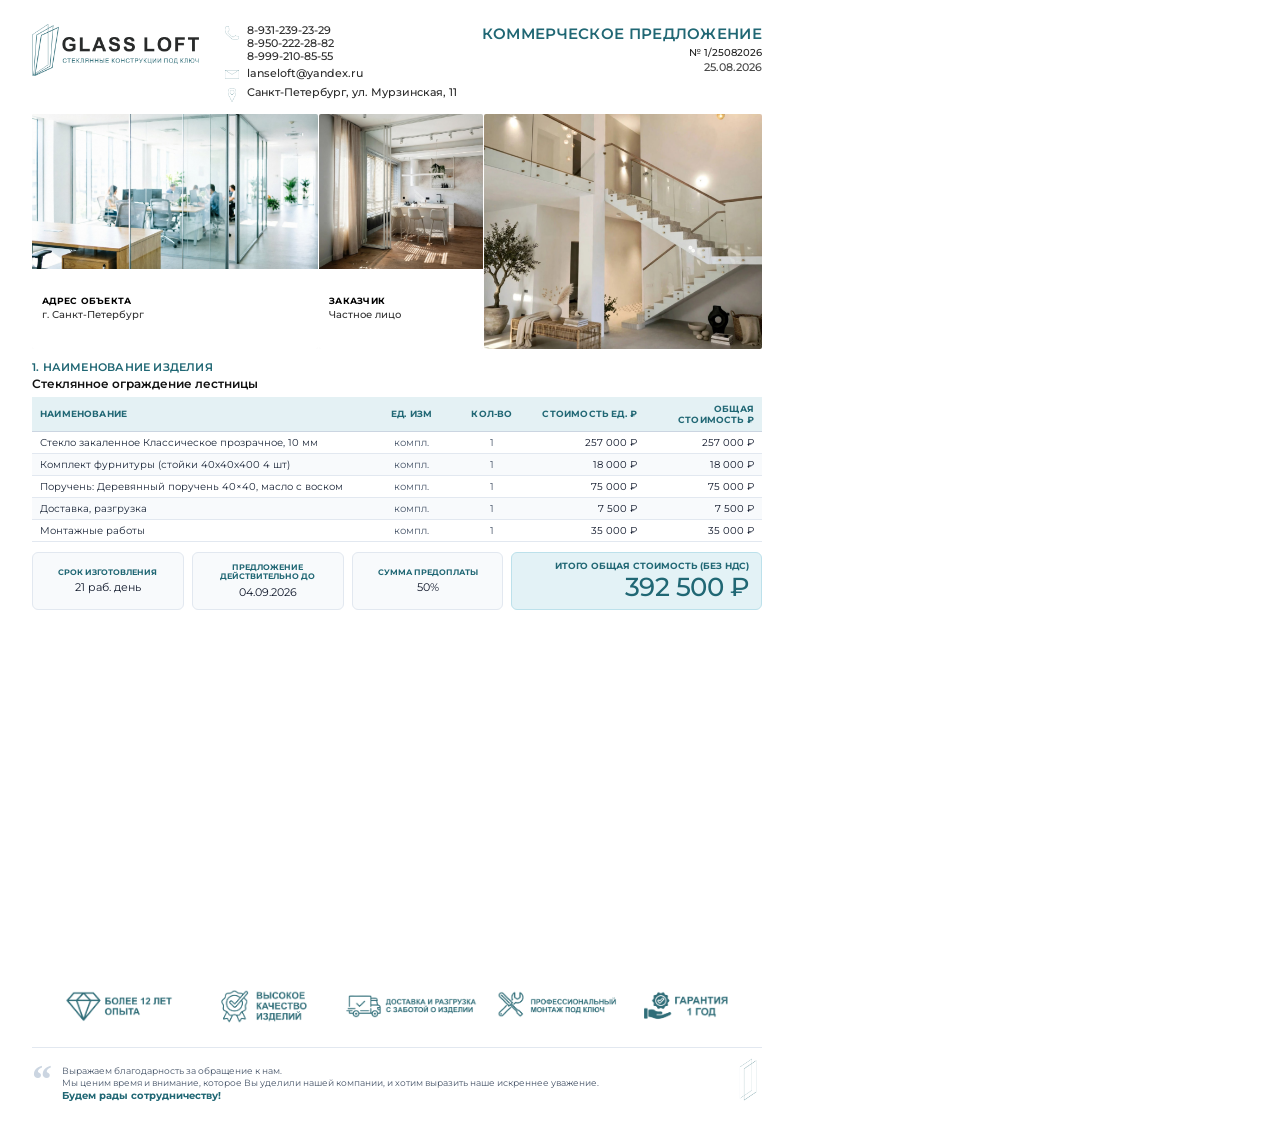
<file: test_kp.html>
<!DOCTYPE html>
<html lang="ru">
<head>
<meta charset="UTF-8">
<title>Коммерческое предложение — GlassLoft</title>
<link href="https://fonts.googleapis.com/css2?family=Montserrat:wght@400;500;600;700;800&family=Plus+Jakarta+Sans:wght@400;500;600;700;800&display=swap" rel="stylesheet">
<style>
  @page {
    size: A4 portrait;
    margin: 0;
  }
  * { box-sizing: border-box; }
  body {
    margin: 0;
    padding: 0;
    background: #ffffff;
    font-family: 'Montserrat', sans-serif;
    -webkit-print-color-adjust: exact;
    print-color-adjust: exact;
  }
  
  .a4-page {
    width: 794px;
    height: 1123px;
    max-height: 1123px;
    background: #ffffff;
    padding: 24px 32px 20px;
    position: relative;
    color: #1a1a1a;
    display: flex;
    flex-direction: column;
    justify-content: space-between;
    overflow: hidden;
  }

  /* Top Header */
  .kp-header {
    display: flex;
    justify-content: space-between;
    align-items: flex-start;
    padding-bottom: 12px;
    gap: 16px;
  }
  .kp-logo {
    height: 52px;
    width: auto;
    object-fit: contain;
  }
  .kp-contacts {
    font-size: 10.5px;
    line-height: 1.35;
    color: #2b2b2b;
    font-weight: 500;
    display: flex;
    flex-direction: column;
    gap: 4px;
    margin-left: 10px;
    margin-right: auto;
  }
  .kp-contact-row {
    display: flex;
    align-items: flex-start;
    gap: 8px;
  }
  .kp-icon-img {
    width: 14px;
    height: auto;
    max-height: 14px;
    object-fit: contain;
    margin-top: 2px;
    flex-shrink: 0;
  }
  .kp-icon-img.email-icon {
    width: 14px;
    height: auto;
    max-height: 10px;
    margin-top: 3px;
  }
  .kp-phones {
    display: flex;
    flex-direction: column;
    line-height: 1.25;
    white-space: nowrap;
    font-size: 10.5px;
    font-weight: 500;
  }
  .kp-title-block {
    text-align: right;
    flex-shrink: 0;
  }
  .kp-title {
    font-size: 15px;
    font-weight: 600;
    color: #206774;
    letter-spacing: 0.02em;
    margin-bottom: 3px;
    text-transform: uppercase;
  }
  .kp-num {
    font-size: 10px;
    font-weight: 500;
    color: #222;
    margin-bottom: 2px;
  }
  .kp-date {
    font-size: 10.5px;
    font-weight: 500;
    color: #444;
  }

  /* 3 Photos Gallery (Exact PDF Proportions) */
  .kp-gallery {
    display: grid;
    grid-template-columns: 286px 164px 278px;
    gap: 1px;
    height: 235px;
    margin-bottom: 12px;
  }
  .kp-gal-item {
    display: flex;
    flex-direction: column;
    height: 100%;
    background: #f4f4f4;
    border-radius: 2px;
    overflow: hidden;
  }
  .kp-gal-img {
    width: 100%;
    height: 155px;
    object-fit: cover;
  }
  .kp-gal-img.full {
    height: 100%;
  }
  .kp-gal-info {
    padding: 6px 10px;
    background: #ffffff;
    flex: 1;
    display: flex;
    flex-direction: column;
    justify-content: center;
  }
  .kp-gal-label {
    font-size: 8.5px;
    color: #000000;
    font-weight: 700;
    text-transform: uppercase;
    margin-bottom: 2px;
    letter-spacing: 0.03em;
  }
  .kp-gal-val {
    font-size: 10px;
    font-weight: 500;
    color: #333333;
  }

  /* Section Title */
  .kp-sec-title {
    font-size: 10.5px;
    font-weight: 600;
    color: #206774;
    text-transform: uppercase;
    margin: 0 0 2px;
    letter-spacing: 0.02em;
  }
  .kp-item-title {
    font-size: 12px;
    font-weight: 600;
    color: #111;
    margin-bottom: 6px;
  }

  /* Table */
  .kp-table {
    width: 100%;
    border-collapse: collapse;
    margin-bottom: 10px;
  }
  .kp-table th {
    background: #e4f1f4;
    color: #206774;
    font-size: 9px;
    font-weight: 700;
    text-transform: uppercase;
    padding: 6px 8px;
    text-align: left;
    letter-spacing: 0.02em;
    border-bottom: 1.5px solid #cbd5e1;
  }
  .kp-table th.c { text-align: center; }
  .kp-table th.r { text-align: right; }

  .kp-table td {
    padding: 5px 8px;
    font-size: 9.5px;
    color: #1e293b;
    border-bottom: 1px solid #e2e8f0;
    vertical-align: middle;
  }
  .kp-table td.c { text-align: center; font-weight: 400; color: #475569; }
  .kp-table td.r { text-align: right; font-weight: 400; color: #0f172a; }
  .kp-table tr:nth-child(even) td {
    background: #f8fafc;
  }

  /* Terms and Total Summary Cards */
  .kp-summary-row {
    display: grid;
    grid-template-columns: 1fr 1fr 1fr 1.65fr;
    gap: 8px;
    margin-bottom: 12px;
    align-items: stretch;
  }
  .kp-info-card {
    background: #f8fafc;
    border: 1px solid #e2e8f0;
    border-radius: 6px;
    padding: 6px 6px;
    text-align: center;
    display: flex;
    flex-direction: column;
    justify-content: center;
  }
  .kp-info-label {
    font-size: 8px;
    font-weight: 700;
    color: #206774;
    text-transform: uppercase;
    margin-bottom: 3px;
    line-height: 1.2;
  }
  .kp-info-val {
    font-size: 11px;
    font-weight: 400;
    color: #0f172a;
  }

  .kp-total-card {
    background: #e3f2f6;
    border: 1px solid #bce1eb;
    border-radius: 6px;
    padding: 8px 12px;
    text-align: right;
    display: flex;
    flex-direction: column;
    justify-content: center;
  }
  .kp-total-label {
    font-size: 8.5px;
    font-weight: 700;
    color: #206774;
    text-transform: uppercase;
    margin-bottom: 2px;
  }
  .kp-total-val {
    font-size: 26px;
    font-weight: 500;
    color: #206774;
    line-height: 1.1;
    letter-spacing: -0.02em;
  }

  /* Benefits Image Bar */
  .kp-benefits-img {
    width: 100%;
    height: auto;
    display: block;
    margin-bottom: 12px;
    background: transparent;
  }

  /* Footer Quote & Watermark */
  .kp-footer {
    display: flex;
    justify-content: space-between;
    align-items: flex-end;
    padding-top: 8px;
    border-top: 1px solid #e2e8f0;
    position: relative;
    background: transparent;
  }
  .kp-quote-left {
    display: flex;
    gap: 10px;
    align-items: flex-start;
    max-width: 600px;
  }
  .kp-quote-mark {
    font-size: 40px;
    line-height: 0.75;
    color: #cbd5e1;
    font-family: Georgia, serif;
    font-weight: 900;
  }
  .kp-quote-text {
    font-size: 8.8px;
    color: #475569;
    line-height: 1.4;
  }
  .kp-quote-text b {
    color: #206774;
    font-size: 9.8px;
  }
  .kp-watermark-icon {
    width: 28px;
    height: auto;
    opacity: 0.55;
    background: transparent;
  }
</style>
</head>
<body>

<div class="a4-page" id="kpExportPage">
  
  <div>
    <!-- Top Header -->
    <div class="kp-header">
      <img src="logo.png" class="kp-logo" alt="GlassLoft">
      
      <div class="kp-contacts">
        <div class="kp-contact-row">
          <img src="kp_icon_tel.png" class="kp-icon-img" alt="Телефон">
          <div class="kp-phones">
            <div>8-931-239-23-29</div>
            <div>8-950-222-28-82</div>
            <div>8-999-210-85-55</div>
          </div>
        </div>
        <div class="kp-contact-row">
          <img src="kp_icon_email.png" class="kp-icon-img email-icon" alt="Email">
          <div>lanseloft@yandex.ru</div>
        </div>
        <div class="kp-contact-row">
          <img src="kp_icon_address.png" class="kp-icon-img" alt="Адрес">
          <div>Санкт-Петербург, ул. Мурзинская, 11</div>
        </div>
      </div>

      <div class="kp-title-block">
        <div class="kp-title">Коммерческое предложение</div>
        <div class="kp-num">№ 1/25082026</div>
        <div class="kp-date">25.08.2026</div>
      </div>
    </div>

    <!-- 3 Photos Gallery (1px Gap, Square Right Photo) -->
    <div class="kp-gallery">
      <div class="kp-gal-item">
        <img src="kp_photo_1.jpg" class="kp-gal-img" alt="Интерьер">
        <div class="kp-gal-info">
          <div class="kp-gal-label">Адрес объекта</div>
          <div class="kp-gal-val">г. Санкт-Петербург</div>
        </div>
      </div>
      <div class="kp-gal-item">
        <img src="kp_photo_2.jpg" class="kp-gal-img" alt="Интерьер">
        <div class="kp-gal-info">
          <div class="kp-gal-label">Заказчик</div>
          <div class="kp-gal-val">Частное лицо</div>
        </div>
      </div>
      <div class="kp-gal-item">
        <img src="kp_photo_3.jpg" class="kp-gal-img full" alt="Ограждение лестницы">
      </div>
    </div>

    <!-- Section Title -->
    <div class="kp-sec-title">1. Наименование изделия</div>
    <div class="kp-item-title">Стеклянное ограждение лестницы</div>

    <!-- Table -->
    <table class="kp-table">
      <thead>
        <tr>
          <th style="width:46%">Наименование</th>
          <th class="c" style="width:12%">Ед. изм</th>
          <th class="c" style="width:10%">Кол-во</th>
          <th class="r" style="width:16%">Стоимость ед. ₽</th>
          <th class="r" style="width:16%">Общая стоимость ₽</th>
        </tr>
      </thead>
      <tbody>
        <tr>
          <td>Стекло закаленное Классическое прозрачное, 10 мм</td>
          <td class="c">компл.</td>
          <td class="c">1</td>
          <td class="r">257 000 ₽</td>
          <td class="r">257 000 ₽</td>
        </tr>
        <tr>
          <td>Комплект фурнитуры (стойки 40х40х400 4 шт)</td>
          <td class="c">компл.</td>
          <td class="c">1</td>
          <td class="r">18 000 ₽</td>
          <td class="r">18 000 ₽</td>
        </tr>
        <tr>
          <td>Поручень: Деревянный поручень 40×40, масло с воском</td>
          <td class="c">компл.</td>
          <td class="c">1</td>
          <td class="r">75 000 ₽</td>
          <td class="r">75 000 ₽</td>
        </tr>
        <tr>
          <td>Доставка, разгрузка</td>
          <td class="c">компл.</td>
          <td class="c">1</td>
          <td class="r">7 500 ₽</td>
          <td class="r">7 500 ₽</td>
        </tr>
        <tr>
          <td>Монтажные работы</td>
          <td class="c">компл.</td>
          <td class="c">1</td>
          <td class="r">35 000 ₽</td>
          <td class="r">35 000 ₽</td>
        </tr>
      </tbody>
    </table>

    <!-- Terms and Total Summary Cards -->
    <div class="kp-summary-row">
      <div class="kp-info-card">
        <div class="kp-info-label">Срок изготовления</div>
        <div class="kp-info-val">21 раб. день</div>
      </div>
      <div class="kp-info-card">
        <div class="kp-info-label">Предложение действительно до</div>
        <div class="kp-info-val">04.09.2026</div>
      </div>
      <div class="kp-info-card">
        <div class="kp-info-label">Сумма предоплаты</div>
        <div class="kp-info-val">50%</div>
      </div>
      <div class="kp-total-card">
        <div class="kp-total-label">Итого общая стоимость (без НДС)</div>
        <div class="kp-total-val">392 500 ₽</div>
      </div>
    </div>
  </div>

  <div>
    <!-- Benefits Image Bar (regalii.png) -->
    <img src="kp_benefits.png" class="kp-benefits-img" alt="Преимущества GlassLoft">

    <!-- Footer Quote & Watermark -->
    <div class="kp-footer">
      <div class="kp-quote-left">
        <div class="kp-quote-mark">“</div>
        <div class="kp-quote-text">
          Выражаем благодарность за обращение к нам.<br>
          Мы ценим время и внимание, которое Вы уделили нашей компании, и хотим выразить наше искреннее уважение.<br>
          <b>Будем рады сотрудничеству!</b>
        </div>
      </div>
      <img src="kp_watermark.png" class="kp-watermark-icon" alt="GlassLoft">
    </div>
  </div>

</div>

</body>
</html>
</file>
<file: style.css>
:root {
  --bg: #f8fafc;
  --card: #ffffff;
  --card-sub: #f8fafc;
  --card-sub-alt: #f1f5f9;
  --line: #e2e8f0;
  --line-strong: #cbd5e1;
  --line-focus: #0284c7;
  --text: #0f172a;
  --text-muted: #64748b;
  --text-light: #94a3b8;
  
  --primary: #0284c7;
  --primary-dark: #0369a1;
  --primary-gradient: linear-gradient(135deg, #0284c7 0%, #2563eb 100%);
  --primary-soft: #f0f9ff;
  --primary-border: rgba(14, 165, 233, 0.25);
  
  --accent: #2563eb;
  --accent-soft: #eff6ff;
  
  --ok: #059669;
  --ok-soft: #ecfdf5;
  --ok-border: rgba(16, 185, 129, 0.25);
  --ok-gradient: linear-gradient(135deg, #059669 0%, #10b981 100%);
  
  /* Export Button Colors */
  --pdf-color: #dc2626;
  --pdf-gradient: linear-gradient(135deg, #dc2626 0%, #b91c1c 100%);
  --jpg-color: #4f46e5;
  --jpg-gradient: linear-gradient(135deg, #4f46e5 0%, #4338ca 100%);
  
  /* Messenger Brand Colors */
  --tg: #229ed9;
  --tg-soft: #e8f5fb;
  --wa: #25d366;
  --wa-soft: #dcfce7;
  --mail: #ea4335;
  --mail-soft: #fef2f2;
  --vk: #0077ff;
  --vk-soft: #eaf3ff;
  
  --danger: #ef4444;
  --danger-soft: #fef2f2;
  
  --radius-xl: 24px;
  --radius-lg: 18px;
  --radius-md: 14px;
  --radius-sm: 10px;
  
  --shadow-sm: 0 2px 6px rgba(15, 23, 42, 0.03);
  --shadow-card: 0 10px 28px -4px rgba(15, 23, 42, 0.04), 0 4px 12px -2px rgba(15, 23, 42, 0.02);
  --shadow-hover: 0 18px 36px -4px rgba(15, 23, 42, 0.08), 0 8px 16px -4px rgba(15, 23, 42, 0.04);
  --shadow-sticky: 0 20px 40px -8px rgba(2, 132, 199, 0.12), 0 8px 20px -4px rgba(15, 23, 42, 0.06);
  --shadow-float: 0 16px 36px -6px rgba(15, 23, 42, 0.2);
}

* {
  box-sizing: border-box;
  -webkit-tap-highlight-color: transparent;
}

body {
  font-family: 'Plus Jakarta Sans', 'Manrope', -apple-system, BlinkMacSystemFont, sans-serif;
  background: var(--bg);
  background-image: 
    radial-gradient(at 0% 0%, rgba(2, 132, 199, 0.05) 0px, transparent 45%),
    radial-gradient(at 100% 0%, rgba(99, 102, 241, 0.04) 0px, transparent 45%),
    radial-gradient(at 50% 100%, rgba(56, 189, 248, 0.04) 0px, transparent 45%);
  background-attachment: fixed;
  margin: 0;
  padding: 24px 20px 100px;
  color: var(--text);
  font-size: 14.5px;
  line-height: 1.5;
  -webkit-font-smoothing: antialiased;
}

.wrap {
  max-width: 1200px;
  margin: 0 auto;
}

/* 2-Column Dashboard Layout */
.layout {
  display: grid;
  grid-template-columns: 1fr;
  gap: 24px;
}

@media (min-width: 1024px) {
  .layout {
    grid-template-columns: 1.15fr 0.85fr;
    align-items: start;
  }
  .sticky-col {
    position: sticky;
    top: 24px;
  }
}

/* Top Version & Build Status Bar */
.app-top-status-bar {
  display: flex;
  align-items: center;
  justify-content: space-between;
  padding: 5px 14px;
  margin-bottom: 10px;
  font-size: 11px;
  font-weight: 600;
  color: var(--text-muted);
  background: rgba(255, 255, 255, 0.8);
  backdrop-filter: blur(12px);
  -webkit-backdrop-filter: blur(12px);
  border: 1px solid var(--line);
  border-radius: var(--radius-sm);
  user-select: none;
}
.app-status-left {
  display: inline-flex;
  align-items: center;
  gap: 7px;
}
.status-dot-pulse {
  width: 7px;
  height: 7px;
  border-radius: 50%;
  background: #10b981;
  box-shadow: 0 0 0 2px rgba(16, 185, 129, 0.25);
  display: inline-block;
  animation: pulseDot 2s infinite;
}
@keyframes pulseDot {
  0% { transform: scale(0.95); box-shadow: 0 0 0 0 rgba(16, 185, 129, 0.4); }
  70% { transform: scale(1); box-shadow: 0 0 0 6px rgba(16, 185, 129, 0); }
  100% { transform: scale(0.95); box-shadow: 0 0 0 0 rgba(16, 185, 129, 0); }
}
.app-status-right {
  display: inline-flex;
  align-items: center;
  gap: 8px;
}
.app-status-link {
  cursor: pointer;
  color: var(--text-muted);
  transition: color 0.15s;
}
.app-status-link:hover {
  color: var(--primary);
}

@media (max-width: 600px) {
  .app-top-status-bar {
    font-size: 10px;
    padding: 4px 10px;
  }
}

/* Header & Branding */
.top {
  display: flex;
  justify-content: space-between;
  align-items: center;
  gap: 12px;
  margin-bottom: 18px;
  background: rgba(255, 255, 255, 0.9);
  backdrop-filter: blur(14px);
  -webkit-backdrop-filter: blur(14px);
  padding: 14px 18px;
  border-radius: var(--radius-xl);
  border: 1px solid rgba(226, 232, 240, 0.8);
  box-shadow: var(--shadow-sm);
  max-width: 100%;
}

.brand {
  display: flex;
  align-items: center;
  gap: 12px;
  min-width: 0;
  flex: 1;
}

.brand-logo-img {
  height: 65px;
  width: auto;
  max-width: 340px;
  object-fit: contain;
  display: block;
  transition: transform 0.2s cubic-bezier(0.34, 1.56, 0.64, 1);
}
.brand-logo-img:hover {
  transform: scale(1.03);
}

.header-actions {
  display: flex;
  align-items: center;
  gap: 8px;
  flex-shrink: 0;
}

/* Top Product Category Switcher */
.category-tabs-bar {
  display: flex;
  justify-content: flex-start;
  align-items: center;
  flex-wrap: wrap;
  gap: 8px;
  margin-bottom: 20px;
  background: rgba(255, 255, 255, 0.88);
  backdrop-filter: blur(12px);
  -webkit-backdrop-filter: blur(12px);
  padding: 8px;
  border-radius: var(--radius-xl);
  border: 1.5px solid var(--line);
  box-shadow: var(--shadow-sm);
}

.cat-tab {
  display: inline-flex;
  align-items: center;
  justify-content: flex-start;
  gap: 10px;
  background: transparent;
  border: 0;
  padding: 10px 18px;
  border-radius: var(--radius-md);
  font: 700 14px/1.2 'Plus Jakarta Sans', sans-serif;
  color: var(--text-muted);
  cursor: pointer;
  transition: all 0.2s cubic-bezier(0.4, 0, 0.2, 1);
  user-select: none;
  text-align: left;
}
.cat-tab .cat-icon {
  font-size: 18px;
}
.cat-tab-img {
  width: 22px;
  height: 22px;
  object-fit: contain;
  flex-shrink: 0;
  transition: filter 0.2s;
}
.cat-tab.active .cat-tab-img {
  filter: brightness(0) invert(1);
}
.cat-tab:hover {
  background: var(--card-sub);
  color: var(--text);
}
.cat-tab.active {
  background: var(--primary-gradient);
  color: #ffffff;
  box-shadow: 0 4px 14px rgba(2, 132, 199, 0.25);
}

.pos-tab-img {
  width: 16px;
  height: 16px;
  object-fit: contain;
  vertical-align: middle;
}

/* Multi-Section Tab Navigation Inside Category */
.sections-bar-wrap {
  display: flex;
  align-items: center;
  justify-content: space-between;
  flex-wrap: wrap;
  gap: 10px;
  margin-bottom: 16px;
  background: rgba(255, 255, 255, 0.88);
  backdrop-filter: blur(12px);
  -webkit-backdrop-filter: blur(12px);
  padding: 10px 14px;
  border-radius: var(--radius-lg);
  border: 1.5px solid var(--line);
  box-shadow: var(--shadow-sm);
}

.sections-tabs {
  display: flex;
  align-items: center;
  gap: 8px;
  flex-wrap: wrap;
}

.sec-tab {
  display: inline-flex;
  align-items: center;
  gap: 8px;
  background: var(--card-sub);
  border: 1.5px solid var(--line);
  padding: 8px 14px;
  border-radius: var(--radius-sm);
  font: 700 13px 'Plus Jakarta Sans', sans-serif;
  color: var(--text-muted);
  cursor: pointer;
  transition: all 0.15s cubic-bezier(0.4, 0, 0.2, 1);
  user-select: none;
}
.sec-tab:hover {
  background: var(--card-sub-alt);
  color: var(--text);
  border-color: var(--line-strong);
}
.sec-tab.active {
  background: var(--primary-soft);
  color: var(--primary);
  border-color: var(--primary-border);
  box-shadow: 0 4px 12px rgba(2, 132, 199, 0.15);
}

.tab-del-btn {
  display: inline-flex;
  align-items: center;
  justify-content: center;
  width: 18px;
  height: 18px;
  border-radius: 50%;
  font-size: 11px;
  color: var(--text-muted);
  cursor: pointer;
  transition: all 0.15s;
  background: rgba(0,0,0,0.05);
}
.tab-del-btn:hover {
  background: #fee2e2;
  color: var(--danger);
}

.btn-add-section {
  height: 38px;
  padding: 0 14px;
  font-size: 13px;
  border-radius: var(--radius-sm);
}

/* Section / Position Title Customizer Card */
.sec-title-card {
  background: #ffffff;
  border: 1.5px solid #dbeafe;
  border-radius: var(--radius-lg);
  padding: 13px 16px;
  margin-bottom: 16px;
  box-shadow: 0 4px 16px rgba(2, 132, 199, 0.06);
  display: flex;
  flex-direction: column;
  gap: 9px;
  transition: all 0.2s cubic-bezier(0.4, 0, 0.2, 1);
}
.sec-title-card:focus-within {
  border-color: var(--primary);
  box-shadow: 0 6px 20px rgba(2, 132, 199, 0.14);
}
.sec-title-header {
  display: flex;
  align-items: center;
  justify-content: space-between;
  flex-wrap: wrap;
  gap: 6px;
}
.sec-title-label {
  display: inline-flex;
  align-items: center;
  gap: 6px;
  font-size: 11.5px;
  font-weight: 800;
  text-transform: uppercase;
  letter-spacing: 0.04em;
  color: var(--primary);
}
.sec-title-hint {
  font-size: 11.5px;
  color: var(--text-muted);
  font-weight: 500;
}
.sec-title-input-wrap {
  display: flex;
  align-items: center;
  gap: 8px;
  position: relative;
}
.sec-name-input {
  flex: 1;
  font: 700 14.5px 'Plus Jakarta Sans', sans-serif;
  color: #0f172a;
  border: 1.5px solid var(--line);
  background: var(--card-sub);
  padding: 9px 12px;
  border-radius: var(--radius-sm);
  transition: all 0.15s;
}
.sec-name-input:focus {
  background: #ffffff;
  border-color: var(--primary);
  box-shadow: 0 0 0 4px rgba(2, 132, 199, 0.12);
  outline: none;
}
.btn-reset-name {
  display: inline-flex;
  align-items: center;
  justify-content: center;
  height: 40px;
  padding: 0 12px;
  background: var(--card-sub);
  border: 1.5px solid var(--line);
  border-radius: var(--radius-sm);
  color: var(--text-muted);
  font-size: 12px;
  font-weight: 700;
  cursor: pointer;
  white-space: nowrap;
  transition: all 0.15s;
  gap: 5px;
}
.btn-reset-name:hover {
  background: var(--card-sub-alt);
  color: var(--primary);
  border-color: var(--primary-border);
}
.sec-title-suggestions {
  display: flex;
  align-items: center;
  gap: 6px;
  flex-wrap: wrap;
  padding-top: 2px;
}
.sec-sugg-title {
  font-size: 11.5px;
  color: var(--text-muted);
  font-weight: 700;
  margin-right: 2px;
}
.sec-sugg-chip {
  display: inline-flex;
  align-items: center;
  padding: 4px 9px;
  background: #f1f5f9;
  border: 1px solid #e2e8f0;
  border-radius: 6px;
  font: 600 11.5px 'Plus Jakarta Sans', sans-serif;
  color: #334155;
  cursor: pointer;
  transition: all 0.15s ease;
  user-select: none;
}
.sec-sugg-chip:hover {
  background: var(--primary-soft);
  color: var(--primary);
  border-color: var(--primary-border);
  transform: translateY(-1px);
}
.sec-sugg-chip:active {
  transform: translateY(0);
}

/* Card Styles */
.card {
  background: var(--card);
  border: 1px solid var(--line);
  border-radius: var(--radius-xl);
  padding: 20px;
  margin-bottom: 16px;
  box-shadow: var(--shadow-card);
  transition: all 0.2s cubic-bezier(0.4, 0, 0.2, 1);
}
.card:hover {
  border-color: var(--line-strong);
  box-shadow: var(--shadow-hover);
}

.card.highlight {
  border-left: 4px solid var(--primary);
  background: linear-gradient(180deg, #ffffff 0%, #f9fbff 100%);
}

.head {
  display: flex;
  justify-content: space-between;
  align-items: center;
  margin-bottom: 16px;
  gap: 10px;
}

.head h2 {
  margin: 0;
  font-size: 16px;
  font-weight: 800;
  display: flex;
  align-items: center;
  gap: 12px;
  letter-spacing: -0.02em;
}

.n {
  width: 30px;
  height: 30px;
  border-radius: 10px;
  background: var(--primary-soft);
  color: var(--primary);
  font-size: 13px;
  font-weight: 800;
  display: inline-flex;
  align-items: center;
  justify-content: center;
  border: 1px solid var(--primary-border);
  flex-shrink: 0;
}

/* Visual Glass Swatch Chip */
.glass-swatch {
  display: flex;
  align-items: center;
  gap: 12px;
  background: var(--card-sub);
  border: 1px solid var(--line);
  border-radius: var(--radius-md);
  padding: 12px 14px;
  margin-top: 10px;
}
.glass-preview-pill {
  width: 38px;
  height: 38px;
  border-radius: 10px;
  flex-shrink: 0;
  position: relative;
  overflow: hidden;
  box-shadow: inset 0 0 0 1px rgba(255,255,255,0.4), 0 2px 6px rgba(0,0,0,0.08);
}
.glass-preview-pill::after {
  content: "";
  position: absolute;
  top: 0;
  left: 0;
  width: 100%;
  height: 50%;
  background: linear-gradient(180deg, rgba(255,255,255,0.6) 0%, rgba(255,255,255,0) 100%);
}

.swatch-classic { background: linear-gradient(135deg, #a7f3d0 0%, #059669 100%); }
.swatch-crystal { background: linear-gradient(135deg, #ffffff 0%, #93c5fd 100%); }
.swatch-matte { background: linear-gradient(135deg, #e2e8f0 0%, #cbd5e1 100%); }
.swatch-graphite { background: linear-gradient(135deg, #64748b 0%, #1e293b 100%); }
.swatch-bronze { background: linear-gradient(135deg, #d97706 0%, #78350f 100%); }
.swatch-fluted { background: repeating-linear-gradient(90deg, #ffffff, #ffffff 4px, #94a3b8 5px, #cbd5e1 8px); }

/* Form Controls & Grid */
.grid {
  display: grid;
  grid-template-columns: repeat(auto-fit, minmax(180px, 1fr));
  gap: 14px;
}

.field {
  display: flex;
  flex-direction: column;
}

label {
  display: block;
  font-size: 11.5px;
  font-weight: 700;
  color: var(--text-muted);
  margin-bottom: 6px;
  letter-spacing: 0.04em;
  text-transform: uppercase;
}

/* Custom Input with Units */
.input-wrap {
  position: relative;
  display: flex;
  align-items: center;
  width: 100%;
}

.input-wrap input {
  padding-right: 56px;
}

.input-wrap .unit {
  position: absolute;
  right: 12px;
  font-size: 12px;
  font-weight: 700;
  color: var(--text-light);
  pointer-events: none;
  background: rgba(241, 245, 249, 0.85);
  padding: 2px 7px;
  border-radius: 6px;
}

input, select {
  width: 100%;
  height: 46px;
  padding: 0 14px;
  border: 1.5px solid var(--line);
  border-radius: var(--radius-md);
  font: 600 15px/1.3 'Plus Jakarta Sans', 'Manrope', sans-serif;
  background: #ffffff;
  color: var(--text);
  transition: all 0.15s ease;
  -webkit-appearance: none;
}

select {
  padding-right: 38px;
  background-image: url("data:image/svg+xml,%3Csvg width='12' height='8' viewBox='0 0 12 8' fill='none' xmlns='http://www.w3.org/2000/svg'%3E%3Cpath d='M1 1.5L6 6.5L11 1.5' stroke='%2364748b' stroke-width='2' stroke-linecap='round' stroke-linejoin='round'/%3E%3C/svg%3E");
  background-repeat: no-repeat;
  background-position: right 14px center;
  cursor: pointer;
}

input:focus, select:focus {
  outline: none;
  border-color: var(--primary);
  box-shadow: 0 0 0 4px rgba(2, 132, 199, 0.12);
  background: #ffffff;
}

input[readonly] {
  background: var(--card-sub);
  color: var(--text-muted);
  border-color: var(--line);
  cursor: default;
}

.hint {
  font-size: 12px;
  color: var(--text-muted);
  margin-top: 6px;
  font-weight: 500;
  line-height: 1.4;
}

/* Sub-cards */
.sub {
  background: var(--card-sub);
  border: 1px solid var(--line);
  border-radius: var(--radius-md);
  padding: 14px;
  margin-top: 12px;
}
.sub-title {
  display: flex;
  justify-content: space-between;
  align-items: center;
  font-size: 13.5px;
  font-weight: 700;
  color: var(--text);
}

/* Hardware Row with Stepper */
.row3 {
  display: grid;
  grid-template-columns: 1fr 130px 130px;
  gap: 12px;
  align-items: center;
  background: var(--card-sub);
  border: 1px solid var(--line);
  border-radius: var(--radius-md);
  padding: 12px 14px;
  margin-bottom: 10px;
  transition: all 0.15s;
}
.row3:hover {
  border-color: var(--line-strong);
  background: var(--card-sub-alt);
}
.row3 .nm {
  font-size: 14px;
  font-weight: 700;
}
.row3 .pt {
  display: block;
  font-size: 11.5px;
  color: var(--text-muted);
  font-weight: 500;
  margin-top: 2px;
}

/* Stepper Group */
.stepper {
  display: flex;
  align-items: center;
  background: #ffffff;
  border: 1.5px solid var(--line);
  border-radius: var(--radius-md);
  height: 46px;
  overflow: hidden;
}
.stepper input {
  border: 0;
  height: 100%;
  text-align: center;
  padding: 0;
  font-weight: 700;
}
.stepper-btn {
  width: 36px;
  height: 100%;
  background: var(--card-sub);
  border: 0;
  color: var(--text);
  font-size: 16px;
  font-weight: 800;
  cursor: pointer;
  display: flex;
  align-items: center;
  justify-content: center;
  transition: background 0.15s;
}
.stepper-btn:hover {
  background: #e2e8f0;
}
.stepper-btn:active {
  background: #cbd5e1;
}

/* Switch */
.switch-wrap {
  display: inline-flex;
  align-items: center;
  gap: 12px;
  margin-bottom: 14px;
  cursor: pointer;
  user-select: none;
}
.switch-wrap span {
  font-weight: 700;
  font-size: 14.5px;
  color: var(--text);
}
.switch {
  position: relative;
  display: inline-block;
  width: 48px;
  height: 28px;
  flex-shrink: 0;
}
.switch input {
  opacity: 0;
  width: 0;
  height: 0;
}
.slider {
  position: absolute;
  cursor: pointer;
  inset: 0;
  background-color: #cbd5e1;
  transition: .25s cubic-bezier(0.4, 0, 0.2, 1);
  border-radius: 28px;
}
.slider:before {
  position: absolute;
  content: "";
  height: 22px;
  width: 22px;
  left: 3px;
  bottom: 3px;
  background-color: white;
  transition: .25s cubic-bezier(0.4, 0, 0.2, 1);
  border-radius: 50%;
  box-shadow: 0 2px 6px rgba(0, 0, 0, 0.15);
}
input:checked + .slider {
  background-color: var(--primary);
  background-image: var(--primary-gradient);
}
input:checked + .slider:before {
  transform: translateX(20px);
}

/* Buttons */
.btn {
  border: 0;
  border-radius: var(--radius-sm);
  height: 44px;
  padding: 0 16px;
  font: 700 13.5px/1 'Plus Jakarta Sans', 'Manrope', sans-serif;
  cursor: pointer;
  display: inline-flex;
  align-items: center;
  justify-content: center;
  gap: 8px;
  transition: all 0.15s cubic-bezier(0.4, 0, 0.2, 1);
  white-space: nowrap;
}
.btn:hover {
  transform: translateY(-1px);
}
.btn:active {
  transform: scale(0.97);
}
.b-dark {
  background: var(--text);
  color: #fff;
  box-shadow: 0 4px 12px rgba(15, 23, 42, 0.15);
}
.b-dark:hover {
  background: #1e293b;
}
.b-primary {
  background: var(--primary-gradient);
  color: #fff;
  box-shadow: 0 6px 18px rgba(2, 132, 199, 0.25);
}
.b-primary:hover {
  filter: brightness(1.05);
}
.b-teal {
  background: var(--ok-gradient);
  color: #fff;
  box-shadow: 0 6px 18px rgba(5, 150, 105, 0.25);
}
.b-teal:hover {
  filter: brightness(1.06);
}
.b-share {
  background: linear-gradient(135deg, #0284c7 0%, #6366f1 100%);
  color: #fff;
  box-shadow: 0 6px 20px rgba(99, 102, 241, 0.25);
}
.b-share:hover {
  filter: brightness(1.06);
}
.b-pdf {
  background: var(--pdf-gradient);
  color: #fff;
  box-shadow: 0 6px 18px rgba(220, 38, 38, 0.25);
}
.b-pdf:hover {
  filter: brightness(1.06);
}
.b-jpg {
  background: var(--jpg-gradient);
  color: #fff;
  box-shadow: 0 6px 18px rgba(79, 70, 229, 0.25);
}
.b-jpg:hover {
  filter: brightness(1.06);
}
.b-gray {
  background: #f1f5f9;
  color: var(--text);
  border: 1px solid var(--line);
}
.b-gray:hover {
  background: #e2e8f0;
}
.b-red {
  background: #fee2e2;
  color: var(--danger);
  height: 34px;
  padding: 0 10px;
  font-size: 12px;
  border-radius: 8px;
}
.b-red:hover {
  background: #fecaca;
}
.ghost {
  background: var(--primary-soft);
  color: var(--primary);
  border: 1px solid var(--primary-border);
  height: 32px;
  padding: 0 12px;
  font-size: 12.5px;
  border-radius: 8px;
}
.ghost:hover {
  background: #e0f2fe;
}

/* Sticky Total Spec Card */
.total-card {
  background: #ffffff;
  border: 1.5px solid rgba(2, 132, 199, 0.25);
  border-radius: var(--radius-xl);
  padding: 24px;
  box-shadow: var(--shadow-sticky);
  position: relative;
  overflow: hidden;
}
.total-card::before {
  content: "";
  position: absolute;
  top: 0;
  left: 0;
  right: 0;
  height: 5px;
  background: var(--primary-gradient);
}
.total-top {
  display: flex;
  justify-content: space-between;
  align-items: flex-start;
  gap: 12px;
  margin-bottom: 16px;
}
.total-top h2 {
  margin: 0;
  font-size: 19px;
  font-weight: 800;
  letter-spacing: -0.03em;
}
.sum-badge {
  display: inline-flex;
  align-items: center;
  gap: 4px;
  background: var(--ok-soft);
  color: var(--ok);
  font-size: 11px;
  font-weight: 800;
  padding: 4px 9px;
  border-radius: 20px;
  border: 1px solid var(--ok-border);
  margin-top: 4px;
}

/* Large Display Sum */
.sum-display {
  background: linear-gradient(180deg, #f8fafc 0%, #f0fdf4 100%);
  border: 1.5px solid var(--ok-border);
  border-radius: var(--radius-lg);
  padding: 20px;
  text-align: center;
  margin-bottom: 16px;
  box-shadow: inset 0 2px 6px rgba(0,0,0,0.02);
}
.sum-label {
  font-size: 12px;
  font-weight: 700;
  color: var(--text-muted);
  text-transform: uppercase;
  letter-spacing: 0.05em;
  margin-bottom: 6px;
}
.sum {
  font-size: 44px;
  font-weight: 900;
  letter-spacing: -0.04em;
  color: var(--ok);
  line-height: 1;
}

/* Fast Export PDF / JPEG Row in Card */
.fast-export-row {
  display: grid;
  grid-template-columns: 1fr 1fr;
  gap: 10px;
  margin-bottom: 12px;
}

#quoteText {
  white-space: pre-wrap;
  background: #f8fafc;
  border: 1px solid var(--line);
  border-radius: var(--radius-md);
  padding: 18px;
  font-size: 13.5px;
  line-height: 1.65;
  color: #1e293b;
  font-family: inherit;
  box-shadow: inset 0 2px 4px rgba(15, 23, 42, 0.02);
}

/* Floating Bottom Bar on Mobile (Clean 2026 Light SaaS Style) */
.floating-bar {
  display: none;
}
@media (max-width: 1023px) {
  .floating-bar {
    display: flex;
    justify-content: space-between;
    align-items: center;
    position: fixed;
    bottom: 16px;
    left: 16px;
    right: 16px;
    background: rgba(255, 255, 255, 0.95);
    backdrop-filter: blur(20px);
    -webkit-backdrop-filter: blur(20px);
    color: #0f172a;
    padding: 10px 16px;
    border-radius: 30px;
    box-shadow: 0 10px 30px rgba(15, 23, 42, 0.14);
    z-index: 150;
    gap: 10px;
    border: 1.5px solid rgba(226, 232, 240, 0.9);
  }
  .floating-sum-group {
    display: flex;
    flex-direction: column;
  }
  .floating-sum-label {
    font-size: 10px;
    font-weight: 800;
    color: #64748b;
    text-transform: uppercase;
    letter-spacing: 0.04em;
  }
  .floating-sum {
    font-size: 20px;
    font-weight: 900;
    color: var(--primary);
    letter-spacing: -0.02em;
    line-height: 1.1;
  }
  .floating-actions {
    display: flex;
    align-items: center;
    gap: 8px;
  }
  .btn-float-share {
    height: 38px;
    padding: 0 14px;
    border-radius: 20px;
    font-size: 13px;
    background: var(--primary-gradient);
    color: #fff;
    box-shadow: 0 4px 12px rgba(2, 132, 199, 0.25);
  }
  .btn-float-copy {
    height: 38px;
    padding: 0 12px;
    border-radius: 20px;
    font-size: 13px;
    background: #f1f5f9;
    color: #0f172a;
    border: 1.5px solid var(--line);
  }
  .btn-float-copy:hover {
    background: #e2e8f0;
  }
}
}

/* Toast */
.toast {
  position: fixed;
  bottom: 80px;
  left: 50%;
  transform: translateX(-50%) translateY(100px);
  background: #0f172a;
  color: #fff;
  padding: 12px 24px;
  border-radius: 30px;
  font-weight: 700;
  font-size: 13.5px;
  box-shadow: 0 12px 30px rgba(0,0,0,0.3);
  display: flex;
  align-items: center;
  gap: 10px;
  z-index: 1000;
  transition: transform 0.3s cubic-bezier(0.34, 1.56, 0.64, 1);
  pointer-events: none;
}
.toast.show {
  transform: translateX(-50%) translateY(0);
}

/* Dealer Mode Rules (Hidden Unit Prices, Hidden Formulas & Settings) */
.dealer-mode .btn.b-dealer-link,
.dealer-mode .b-dealer-bottom,
.dealer-mode .btn.b-history,
.dealer-mode .b-history-card,
.dealer-mode .btn-float-history,
.dealer-mode .btn.ghost[onclick*="openModal"],
.dealer-mode .pt,
.dealer-mode .hard-sum-col,
.dealer-mode #trapPrice,
.dealer-mode #rectPrice,
.dealer-mode #glassHint,
.dealer-mode .sub .grid .field:nth-child(2),
.dealer-mode .card.highlight .hint,
.dealer-mode #dmTabDiscount {
  display: none !important;
}

.dealer-mode .row3 {
  grid-template-columns: 1fr 140px !important;
}

.b-dealer-bottom {
  width: 100%;
  height: 44px;
  background: #f0fdf4;
  color: #166534;
  border: 1.5px solid #86efac;
  border-radius: var(--radius-md);
  font: 700 13px 'Plus Jakarta Sans', sans-serif;
  display: flex;
  align-items: center;
  justify-content: center;
  gap: 8px;
  margin-top: 14px;
  cursor: pointer;
  transition: all 0.18s cubic-bezier(0.4, 0, 0.2, 1);
}
.b-dealer-bottom:hover {
  background: #dcfce7;
  color: #14532d;
  border-color: #4ade80;
  box-shadow: 0 4px 14px rgba(34, 197, 94, 0.15);
}

/* History button in top header */
.b-history {
  background: #ffffff;
  color: #1e293b;
  border: 1.5px solid var(--line);
  display: inline-flex;
  align-items: center;
  gap: 7px;
}
.b-history:hover {
  background: var(--primary-soft);
  color: var(--primary);
  border-color: var(--primary-border);
}
.history-count-badge {
  background: #0f172a;
  color: #ffffff;
  font-size: 10px;
  font-weight: 800;
  padding: 1px 6px;
  border-radius: 10px;
  margin-left: 2px;
  transition: all 0.15s;
}
.b-history:hover .history-count-badge {
  background: var(--primary);
}

.b-history-card {
  width: 100%;
  height: 44px;
  background: #f8fafc;
  color: #0f172a;
  border: 1.5px solid #cbd5e1;
  border-radius: var(--radius-md);
  font: 700 13.5px 'Plus Jakarta Sans', sans-serif;
  display: flex;
  align-items: center;
  justify-content: center;
  gap: 8px;
  margin-bottom: 14px;
  cursor: pointer;
  transition: all 0.18s cubic-bezier(0.4, 0, 0.2, 1);
}
.b-history-card:hover {
  background: var(--primary-soft);
  color: var(--primary);
  border-color: var(--primary-border);
  box-shadow: 0 4px 14px rgba(2, 132, 199, 0.15);
}

.btn-float-history {
  height: 38px;
  padding: 0 12px;
  border-radius: 20px;
  font-size: 12.5px;
  font-weight: 700;
  background: #ffffff;
  color: #0f172a;
  border: none;
  display: inline-flex;
  align-items: center;
  gap: 5px;
}
.btn-float-history:hover {
  background: #f1f5f9;
}

/* Active Edit Mode Banner */
.edit-mode-banner {
  background: #fef3c7;
  border: 1.5px solid #f59e0b;
  border-radius: var(--radius-lg);
  padding: 12px 18px;
  margin-bottom: 16px;
  display: flex;
  align-items: center;
  justify-content: space-between;
  flex-wrap: wrap;
  gap: 12px;
  box-shadow: 0 4px 14px rgba(245, 158, 11, 0.15);
  animation: modalIn 0.25s ease-out;
}
.edit-mode-info {
  display: flex;
  align-items: center;
  gap: 10px;
  flex-wrap: wrap;
}
.edit-mode-badge {
  background: #f59e0b;
  color: #ffffff;
  font-size: 11.5px;
  font-weight: 800;
  padding: 3px 10px;
  border-radius: 20px;
  text-transform: uppercase;
  letter-spacing: 0.04em;
}
.edit-mode-title {
  font-size: 14px;
  font-weight: 700;
  color: #92400e;
}
.edit-mode-actions {
  display: flex;
  align-items: center;
  gap: 8px;
}

/* Edit Choice Modal */
.edit-choice-box {
  width: min(520px, 100%);
  padding: 24px;
}
.edit-choice-options {
  display: flex;
  flex-direction: column;
  gap: 12px;
  margin: 18px 0 10px;
}
.edit-choice-btn {
  display: flex;
  align-items: flex-start;
  gap: 14px;
  padding: 16px;
  background: var(--card-sub);
  border: 1.5px solid var(--line);
  border-radius: var(--radius-lg);
  cursor: pointer;
  transition: all 0.18s cubic-bezier(0.4, 0, 0.2, 1);
  text-align: left;
  width: 100%;
}
.edit-choice-btn:hover {
  background: #ffffff;
  border-color: var(--primary);
  box-shadow: 0 6px 18px rgba(2, 132, 199, 0.12);
  transform: translateY(-1px);
}
.edit-choice-icon {
  font-size: 24px;
  line-height: 1;
}
.edit-choice-content h4 {
  margin: 0 0 4px;
  font-size: 15px;
  font-weight: 800;
  color: var(--text);
}
.edit-choice-content p {
  margin: 0;
  font-size: 12.5px;
  color: var(--text-muted);
  line-height: 1.4;
}

/* History Modal & Cards */
.modal .mbox.history-mbox {
  width: min(780px, 96vw);
  max-height: 86vh;
  height: 86vh;
  padding: 20px 22px 14px;
  display: flex !important;
  flex-direction: column !important;
  overflow: hidden !important;
}
.history-modal-header {
  display: flex;
  align-items: center;
  justify-content: space-between;
  flex-wrap: wrap;
  gap: 12px;
  margin-bottom: 12px;
  padding-right: 32px;
  flex-shrink: 0;
}
.history-modal-title-group {
  display: flex;
  align-items: center;
  gap: 10px;
}
.history-modal-title-group h3 {
  margin: 0;
  font-size: 20px;
}
.history-capacity-badge {
  background: var(--primary-soft);
  color: var(--primary);
  border: 1px solid var(--primary-border);
  padding: 3px 9px;
  border-radius: 20px;
  font-size: 11.5px;
  font-weight: 700;
}
.history-header-actions {
  display: flex;
  align-items: center;
  gap: 8px;
}
.text-danger {
  color: var(--danger) !important;
}
.text-danger:hover {
  background: #fee2e2 !important;
}

.history-search-wrap {
  display: flex;
  align-items: center;
  gap: 10px;
  background: var(--card-sub);
  border: 1.5px solid var(--line);
  padding: 8px 14px;
  border-radius: var(--radius-md);
  margin-bottom: 12px;
  transition: all 0.15s;
  flex-shrink: 0;
}
.history-search-wrap:focus-within {
  background: #ffffff;
  border-color: var(--primary);
  box-shadow: 0 0 0 4px rgba(2, 132, 199, 0.12);
}
.history-search-wrap input {
  border: none;
  outline: none;
  background: transparent;
  width: 100%;
  font: 600 13.5px 'Plus Jakarta Sans', sans-serif;
  color: var(--text);
}

/* Yandex Cloud Sync Bar in History */
.yc-sync-status-bar {
  display: flex;
  align-items: center;
  justify-content: space-between;
  background: linear-gradient(135deg, rgba(2, 132, 199, 0.06) 0%, rgba(56, 189, 248, 0.08) 100%);
  border: 1.5px solid rgba(56, 189, 248, 0.35);
  border-radius: var(--radius-md);
  padding: 10px 14px;
  margin-bottom: 12px;
  gap: 12px;
  flex-shrink: 0;
  flex-wrap: wrap;
}
.yc-status-info {
  display: flex;
  align-items: center;
  gap: 10px;
  min-width: 220px;
  flex: 1;
}
.yc-status-dot {
  width: 10px;
  height: 10px;
  border-radius: 50%;
  background: #f59e0b;
  box-shadow: 0 0 0 3px rgba(245, 158, 11, 0.2);
  flex-shrink: 0;
  transition: all 0.3s;
}
.yc-status-dot.connected {
  background: #10b981;
  box-shadow: 0 0 0 3px rgba(16, 185, 129, 0.25);
}
.yc-status-dot.syncing {
  background: #0284c7;
  box-shadow: 0 0 0 4px rgba(2, 132, 199, 0.3);
  animation: pulse-dot 1.2s infinite;
}
.yc-status-dot.error {
  background: #ef4444;
  box-shadow: 0 0 0 3px rgba(239, 68, 68, 0.2);
}
@keyframes pulse-dot {
  0%, 100% { transform: scale(1); opacity: 1; }
  50% { transform: scale(1.3); opacity: 0.7; }
}
.yc-status-text-wrap {
  display: flex;
  flex-direction: column;
  gap: 2px;
}
.yc-status-title {
  font-size: 13px;
  font-weight: 800;
  color: var(--text);
  display: flex;
  align-items: center;
  gap: 6px;
}
.yc-status-sub {
  font-size: 11.5px;
  font-weight: 500;
  color: var(--text-muted);
}
.yc-status-actions {
  display: flex;
  align-items: center;
  gap: 8px;
}
.yc-sync-btn.loading svg {
  animation: spin 1s linear infinite;
}
@keyframes spin {
  100% { transform: rotate(360deg); }
}

/* Yandex / Firebase / Supabase Cloud Settings Modal */
.cloud-provider-tabs {
  display: flex;
  gap: 6px;
  background: var(--card-sub);
  padding: 4px;
  border-radius: var(--radius-sm);
  border: 1px solid var(--line);
  margin-bottom: 16px;
}
.cloud-tab {
  flex: 1;
  padding: 8px 10px;
  background: transparent;
  border: none;
  border-radius: var(--radius-xs);
  font: 700 12px 'Plus Jakarta Sans', sans-serif;
  color: var(--text-muted);
  cursor: pointer;
  transition: all 0.15s;
  text-align: center;
}
.cloud-tab.active {
  background: #ffffff;
  color: var(--primary);
  box-shadow: 0 2px 8px rgba(0,0,0,0.06);
}

.yc-settings-box {
  max-width: 540px;
  width: 95vw;
  padding: 24px;
}
.yc-modal-header {
  display: flex;
  align-items: center;
  gap: 14px;
  margin-bottom: 20px;
}
.yc-icon-badge {
  font-size: 28px;
  width: 48px;
  height: 48px;
  background: var(--primary-soft);
  border: 1.5px solid var(--primary-border);
  border-radius: var(--radius-md);
  display: flex;
  align-items: center;
  justify-content: center;
  flex-shrink: 0;
}
.yc-modal-header h3 {
  margin: 0 0 3px;
  font-size: 19px;
  font-weight: 800;
}
.yc-modal-sub {
  margin: 0;
  font-size: 12.5px;
  color: var(--text-muted);
}
.yc-form-group {
  display: flex;
  flex-direction: column;
  gap: 6px;
  margin-bottom: 16px;
}
.yc-label {
  font-size: 13px;
  font-weight: 700;
  color: var(--text);
}
.yc-input {
  width: 100%;
  padding: 10px 14px;
  background: var(--card-sub);
  border: 1.5px solid var(--line);
  border-radius: var(--radius-sm);
  font: 600 13.5px 'Plus Jakarta Sans', sans-serif;
  color: var(--text);
  box-sizing: border-box;
  transition: all 0.15s;
}
.yc-input:focus {
  outline: none;
  background: #ffffff;
  border-color: var(--primary);
  box-shadow: 0 0 0 3px rgba(2, 132, 199, 0.12);
}
.yc-hint {
  font-size: 11.5px;
  color: var(--text-muted);
  line-height: 1.35;
}
.yc-toggles-grid {
  display: grid;
  grid-template-columns: 1fr;
  gap: 10px;
  margin-bottom: 18px;
  background: var(--card-sub);
  padding: 12px 14px;
  border-radius: var(--radius-sm);
  border: 1px solid var(--line);
}
.yc-toggle-item {
  display: flex;
  align-items: flex-start;
  gap: 10px;
  cursor: pointer;
  user-select: none;
}
.yc-toggle-item input[type="checkbox"] {
  width: 18px;
  height: 18px;
  margin-top: 2px;
  accent-color: var(--primary);
  cursor: pointer;
}
.yc-toggle-item div {
  display: flex;
  flex-direction: column;
  gap: 2px;
}
.yc-toggle-item strong {
  font-size: 13px;
  color: var(--text);
}
.yc-toggle-item span {
  font-size: 11.5px;
  color: var(--text-muted);
}
.yc-test-result {
  padding: 10px 14px;
  border-radius: var(--radius-sm);
  font-size: 12.5px;
  font-weight: 600;
  margin-bottom: 16px;
  line-height: 1.4;
}
.yc-test-result.success {
  background: #ecfdf5;
  color: #065f46;
  border: 1px solid #a7f3d0;
}
.yc-test-result.error {
  background: #fef2f2;
  color: #991b1b;
  border: 1px solid #fecaca;
}
.yc-test-result.info {
  background: #f0f9ff;
  color: #0369a1;
  border: 1px solid #bae6fd;
}
.yc-actions-row {
  display: flex;
  flex-wrap: wrap;
  gap: 8px;
  justify-content: flex-end;
  margin-bottom: 18px;
}
.yc-guide-card {
  border: 1px solid var(--line);
  border-radius: var(--radius-sm);
  overflow: hidden;
  background: var(--card-sub);
}
.yc-guide-header {
  padding: 10px 14px;
  display: flex;
  align-items: center;
  justify-content: space-between;
  font-size: 12.5px;
  font-weight: 700;
  color: var(--primary);
  cursor: pointer;
  user-select: none;
}
.yc-guide-body {
  padding: 12px 16px 14px;
  font-size: 12px;
  color: var(--text);
  line-height: 1.55;
  border-top: 1px solid var(--line);
  background: #ffffff;
}
.yc-guide-body ol {
  padding-left: 20px;
  margin: 0;
}
.yc-guide-body li {
  margin-bottom: 6px;
}

/* Compact Expandable History List */
.history-list-container {
  display: flex;
  flex-direction: column;
  gap: 8px;
  flex: 1 1 auto;
  min-height: 0;
  max-height: none;
  overflow-y: auto !important;
  -webkit-overflow-scrolling: touch;
  padding-right: 6px;
  margin-bottom: 12px;
}
.history-list-container::-webkit-scrollbar {
  width: 6px;
}
.history-list-container::-webkit-scrollbar-track {
  background: #f1f5f9;
  border-radius: 4px;
}
.history-list-container::-webkit-scrollbar-thumb {
  background: #cbd5e1;
  border-radius: 4px;
}
.history-list-container::-webkit-scrollbar-thumb:hover {
  background: #94a3b8;
}

.setting-name-inp {
  font: 700 13.5px 'Plus Jakarta Sans', sans-serif !important;
  color: #0f172a !important;
  background: #ffffff !important;
  border: 1.5px solid var(--line) !important;
  border-radius: var(--radius-xs) !important;
  padding: 0 10px !important;
  height: 38px !important;
  outline: none !important;
  transition: all 0.15s !important;
}
.setting-name-inp:focus {
  border-color: var(--primary) !important;
  box-shadow: 0 0 0 3px rgba(2, 132, 199, 0.14) !important;
}

.history-item-row {
  flex-shrink: 0 !important;
  width: 100% !important;
  background: #ffffff;
  border: 1.5px solid var(--line);
  border-radius: var(--radius-md);
  transition: all 0.18s cubic-bezier(0.4, 0, 0.2, 1);
  overflow: hidden;
  display: flex;
  flex-direction: column;
}
.history-item-row:hover {
  border-color: var(--primary-border);
  box-shadow: 0 4px 12px rgba(2, 132, 199, 0.08);
}
.history-item-row.expanded {
  border-color: var(--primary);
  box-shadow: 0 6px 18px rgba(2, 132, 199, 0.12);
  background: #fafcff;
}

.history-item-header {
  flex-shrink: 0 !important;
  display: flex;
  align-items: center;
  justify-content: space-between;
  padding: 10px 14px;
  cursor: pointer;
  user-select: none;
  gap: 10px;
}

.history-header-left {
  display: flex;
  align-items: center;
  gap: 10px;
  min-width: 0;
  flex: 1;
}

.history-num-badge {
  background: var(--primary-soft);
  color: var(--primary);
  border: 1px solid var(--primary-border);
  font: 800 11.5px 'Plus Jakarta Sans', sans-serif;
  padding: 2px 7px;
  border-radius: 6px;
  white-space: nowrap;
  flex-shrink: 0;
}

.history-client-address {
  display: flex;
  align-items: baseline;
  gap: 6px;
  min-width: 0;
  overflow: hidden;
  text-overflow: ellipsis;
  white-space: nowrap;
}

.history-client-name {
  font: 800 13.5px 'Plus Jakarta Sans', sans-serif;
  color: #0f172a;
  white-space: nowrap;
}

.history-address-text {
  font: 500 12.5px 'Plus Jakarta Sans', sans-serif;
  color: var(--text-muted);
  overflow: hidden;
  text-overflow: ellipsis;
  white-space: nowrap;
}

.history-header-right {
  display: flex;
  align-items: center;
  gap: 10px;
  flex-shrink: 0;
}

.history-sum-text {
  font: 800 14.5px 'Plus Jakarta Sans', sans-serif;
  color: var(--primary);
  white-space: nowrap;
}

.history-chevron {
  width: 18px;
  height: 18px;
  display: flex;
  align-items: center;
  justify-content: center;
  color: var(--text-muted);
  transition: transform 0.2s cubic-bezier(0.4, 0, 0.2, 1);
}
.history-item-row.expanded .history-chevron {
  transform: rotate(180deg);
  color: var(--primary);
}

.history-item-body {
  display: none;
  padding: 12px 14px 14px;
  border-top: 1px solid var(--line);
  background: #ffffff;
  animation: modalIn 0.2s ease-out;
}
.history-item-row.expanded .history-item-body {
  display: block;
}

.history-body-actions {
  display: flex;
  align-items: center;
  gap: 8px;
  flex-wrap: wrap;
  margin-bottom: 10px;
  padding-bottom: 10px;
  border-bottom: 1px dashed var(--line);
}

.history-body-meta {
  display: flex;
  align-items: center;
  gap: 12px;
  flex-wrap: wrap;
  font-size: 11.5px;
  color: var(--text-muted);
  font-weight: 500;
  margin-bottom: 6px;
}

.history-body-tags {
  display: flex;
  align-items: center;
  gap: 6px;
  flex-wrap: wrap;
}

.history-mbox .admin-modal-footer {
  flex-shrink: 0;
  margin-top: auto;
  padding-top: 10px;
  border-top: 1px solid var(--line);
}

@media (max-width: 600px) {
  .history-item-header {
    padding: 10px 12px;
    gap: 8px;
  }
  .history-header-left {
    flex-direction: column;
    align-items: flex-start;
    gap: 3px;
  }
  .history-client-address {
    flex-direction: column;
    align-items: flex-start;
    gap: 1px;
    white-space: normal;
  }
  .history-address-text {
    white-space: normal;
    font-size: 11.5px;
  }
}
.btn-del-hist {
  display: inline-flex;
  align-items: center;
  justify-content: center;
  width: 34px;
  height: 34px;
  border-radius: var(--radius-sm);
  background: transparent;
  border: 1px solid transparent;
  color: var(--text-muted);
  cursor: pointer;
  transition: all 0.15s;
  margin-left: auto;
}
.btn-del-hist:hover {
  background: #fee2e2;
  color: var(--danger);
  border-color: #fca5a5;
}

.history-empty-state {
  text-align: center;
  padding: 40px 20px;
  color: var(--text-muted);
}
.history-empty-icon {
  font-size: 40px;
  margin-bottom: 12px;
}
.history-empty-title {
  font-size: 16px;
  font-weight: 700;
  color: var(--text);
  margin-bottom: 6px;
}
.history-empty-desc {
  font-size: 13px;
  max-width: 360px;
  margin: 0 auto;
}

/* Modals */
.modal {
  display: none;
  position: fixed;
  inset: 0;
  background: rgba(15, 23, 42, 0.5);
  backdrop-filter: blur(8px);
  -webkit-backdrop-filter: blur(8px);
  align-items: center;
  justify-content: center;
  z-index: 200;
  padding: 16px;
}
.modal.open {
  display: flex;
}
.mbox {
  background: #ffffff;
  width: min(620px, 100%);
  max-height: 88vh;
  overflow-y: auto;
  border-radius: 24px;
  padding: 24px;
  box-shadow: 0 25px 50px -12px rgba(0, 0, 0, 0.25);
  border: 1px solid var(--line);
  animation: modalIn 0.2s cubic-bezier(0.16, 1, 0.3, 1);
}
@keyframes modalIn {
  from { opacity: 0; transform: scale(0.96) translateY(8px); }
  to { opacity: 1; transform: scale(1) translateY(0); }
}

.mbox h3 {
  margin: 0 0 16px;
  font-size: 18px;
  font-weight: 800;
  letter-spacing: -0.02em;
}
.close {
  float: right;
  cursor: pointer;
  font-size: 24px;
  color: var(--text-muted);
  line-height: .8;
  padding: 4px;
  border-radius: 6px;
  transition: color 0.15s;
}
.close:hover {
  color: var(--text);
}

.srow {
  display: grid;
  grid-template-columns: 1fr 95px 95px 38px;
  gap: 8px;
  align-items: center;
  margin-bottom: 8px;
  background: var(--card-sub);
  padding: 8px 12px;
  border-radius: var(--radius-sm);
  border: 1px solid var(--line);
}
.srow.two {
  grid-template-columns: 1fr 110px 38px;
}
.srow.three {
  grid-template-columns: 1fr 95px 85px 38px;
}
.srow input, .srow select {
  height: 38px;
  padding: 0 10px;
  font-size: 13.5px;
}

.actions {
  display: flex;
  flex-wrap: wrap;
  gap: 8px;
  margin-top: 16px;
  padding-top: 16px;
  border-top: 1px solid var(--line);
}
.actions input, .actions select {
  height: 42px;
  flex: 1;
  min-width: 120px;
}

.admin-modal-footer {
  display: flex;
  justify-content: space-between;
  align-items: center;
  margin-top: 18px;
  padding-top: 14px;
  border-top: 1px solid var(--line);
}
.admin-link-btn {
  background: transparent;
  border: 0;
  font: 700 12.5px 'Plus Jakarta Sans', sans-serif;
  color: var(--text-muted);
  cursor: pointer;
  padding: 6px 10px;
  border-radius: 8px;
  transition: all 0.15s;
}
.admin-link-btn:hover {
  background: var(--card-sub);
  color: var(--primary);
}

/* Discount & Markup Adjustment Controls */
.discount-markup-card {
  background: var(--card-sub);
  border: 1.5px solid var(--line);
  border-radius: var(--radius-md);
  padding: 12px 14px;
  margin-bottom: 14px;
}
.dm-header {
  display: flex;
  flex-direction: column;
  gap: 8px;
}
.dm-segmented {
  display: flex;
  background: #ffffff;
  border: 1.5px solid var(--line);
  border-radius: var(--radius-sm);
  padding: 3px;
  gap: 4px;
}
.dm-tab {
  flex: 1;
  border: 0;
  background: transparent;
  padding: 8px 10px;
  font: 700 12.5px 'Plus Jakarta Sans', sans-serif;
  color: var(--text-muted);
  border-radius: 6px;
  cursor: pointer;
  transition: all 0.15s;
  text-align: center;
}
.dm-tab:hover {
  color: var(--text);
  background: var(--card-sub-alt);
}
.dm-tab.active {
  background: var(--primary-gradient);
  color: #ffffff;
  box-shadow: 0 2px 8px rgba(2, 132, 199, 0.2);
}
.dm-tab.active-discount {
  background: linear-gradient(135deg, #059669 0%, #10b981 100%);
  color: #ffffff;
  box-shadow: 0 2px 8px rgba(5, 150, 105, 0.2);
}
.dm-tab.active-markup {
  background: linear-gradient(135deg, #6366f1 0%, #4f46e5 100%);
  color: #ffffff;
  box-shadow: 0 2px 8px rgba(99, 102, 241, 0.2);
}
.dm-input-row {
  margin-top: 10px;
  padding-top: 10px;
  border-top: 1px solid var(--line);
}

/* Choice Modal */
.choice-card-btn {
  width: 100%;
  text-align: left;
  background: var(--card-sub);
  border: 1.5px solid var(--line);
  padding: 14px 16px;
  border-radius: var(--radius-md);
  margin-bottom: 12px;
  cursor: pointer;
  transition: all 0.15s;
  display: flex;
  flex-direction: column;
  gap: 4px;
}
.choice-card-btn:hover {
  background: var(--primary-soft);
  border-color: var(--primary);
  transform: translateY(-2px);
  box-shadow: var(--shadow-sm);
}
.choice-card-btn .choice-title {
  font-size: 14.5px;
  font-weight: 800;
  color: var(--text);
}
.choice-card-btn .choice-sub {
  font-size: 12px;
  color: var(--text-muted);
  font-weight: 500;
}

/* Hidden container for rendering exact A4 document */
#kpRenderContainer {
  position: absolute;
  top: -9999px;
  left: -9999px;
  width: 794px;
  pointer-events: none;
  visibility: visible;
  font-family: 'Plus Jakarta Sans', 'Montserrat', -apple-system, sans-serif;
}

.a4-page {
  width: 794px;
  height: 1123px;
  max-height: 1123px;
  background: #ffffff;
  padding: 24px 32px 20px;
  position: relative;
  color: #1a1a1a;
  display: flex;
  flex-direction: column;
  justify-content: space-between;
  overflow: hidden;
}

.kp-header {
  display: flex;
  justify-content: space-between;
  align-items: flex-start;
  padding-bottom: 12px;
  gap: 16px;
}
.kp-logo {
  height: 68px;
  width: auto;
  max-width: 270px;
  object-fit: contain;
}
.kp-contacts {
  font-size: 10.5px;
  line-height: 1.35;
  color: #2b2b2b;
  font-weight: 500;
  display: flex;
  flex-direction: column;
  gap: 4px;
  margin-left: 10px;
  margin-right: auto;
}
.kp-contact-row {
  display: flex;
  align-items: flex-start;
  gap: 8px;
}
.kp-icon-img {
  width: 14px;
  height: auto;
  max-height: 14px;
  object-fit: contain;
  margin-top: 2px;
  flex-shrink: 0;
}
.kp-icon-img.email-icon {
  width: 14px;
  height: auto;
  max-height: 10px;
  margin-top: 3px;
}
.kp-phones {
  display: flex;
  flex-direction: column;
  line-height: 1.25;
  white-space: nowrap;
  font-size: 10.5px;
  font-weight: 500;
}
.kp-title-block {
  text-align: right;
  flex-shrink: 0;
}
.kp-title {
  font-size: 15px;
  font-weight: 600;
  color: #206774;
  letter-spacing: 0.02em;
  margin-bottom: 3px;
  text-transform: uppercase;
}
.kp-num {
  font-size: 10px;
  font-weight: 500;
  color: #222;
  margin-bottom: 2px;
}
.kp-date {
  font-size: 10.5px;
  font-weight: 500;
  color: #444;
}

/* 3 Photos Gallery (Exact PDF Proportions) */
.kp-gallery {
  display: grid;
  grid-template-columns: 286px 164px 278px;
  gap: 1px;
  height: 235px;
  margin-bottom: 12px;
}
.kp-gal-item {
  display: flex;
  flex-direction: column;
  height: 100%;
  background: #f4f4f4;
  border-radius: 2px;
  overflow: hidden;
}
.kp-gal-img {
  width: 100%;
  height: 155px;
  object-fit: cover;
}
.kp-gal-img.full {
  height: 100%;
}
.kp-gal-info {
  padding: 6px 10px;
  background: #ffffff;
  flex: 1;
  display: flex;
  flex-direction: column;
  justify-content: center;
}
.kp-gal-label {
  font-size: 8.5px;
  color: #000000;
  font-weight: 700;
  text-transform: uppercase;
  margin-bottom: 2px;
  letter-spacing: 0.03em;
}
.kp-gal-val {
  font-size: 10px;
  font-weight: 500;
  color: #333333;
}

.kp-sec-title {
  font-size: 10.5px;
  font-weight: 600;
  color: #206774;
  text-transform: uppercase;
  margin: 0 0 2px;
  letter-spacing: 0.02em;
}
.kp-item-title {
  font-size: 12px;
  font-weight: 600;
  color: #111;
  margin-bottom: 6px;
}

.kp-table {
  width: 100%;
  border-collapse: collapse;
  margin-bottom: 8px;
}
.kp-table th {
  background: #e4f1f4;
  color: #206774;
  font-size: 9px;
  font-weight: 700;
  text-transform: uppercase;
  padding: 6px 8px;
  text-align: left;
  letter-spacing: 0.02em;
  border-bottom: 1.5px solid #cbd5e1;
}
.kp-table th.c { text-align: center; }
.kp-table th.r { text-align: right; }

.kp-table td {
  padding: 5px 8px;
  font-size: 9.5px;
  color: #1e293b;
  border-bottom: 1px solid #e2e8f0;
  vertical-align: middle;
  font-weight: 400;
}
.kp-table td b { font-weight: 400; }
.kp-table td.c { text-align: center; font-weight: 400; color: #475569; }
.kp-table td.r { text-align: right; font-weight: 400; color: #0f172a; }
.kp-table tr:nth-child(even) td {
  background: #f8fafc;
}

/* KP Table Section Header */
.kp-table tr.kp-sec-hdr td {
  background: #e4f1f4;
  color: #206774;
  font-weight: 700;
  font-size: 9px;
  text-transform: uppercase;
  letter-spacing: 0.03em;
  padding: 5px 8px;
  border-top: 1px solid #cbd5e1;
  border-bottom: 1px solid #cbd5e1;
}

.kp-summary-row {
  display: grid;
  grid-template-columns: 1fr 1fr 1fr 1.65fr;
  gap: 8px;
  margin-top: 6px;
  margin-bottom: 8px;
  align-items: stretch;
}
.kp-info-card {
  background: #f8fafc;
  border: 1px solid #e2e8f0;
  border-radius: 6px;
  padding: 6px 6px;
  text-align: center;
  display: flex;
  flex-direction: column;
  justify-content: center;
}
.kp-info-label {
  font-size: 8px;
  font-weight: 700;
  color: #206774;
  text-transform: uppercase;
  margin-bottom: 3px;
  line-height: 1.2;
}
.kp-info-val {
  font-size: 11px;
  font-weight: 400;
  color: #0f172a;
}

.kp-total-card {
  background: #e3f2f6;
  border: 1px solid #bce1eb;
  border-radius: 6px;
  padding: 8px 12px;
  text-align: right;
  display: flex;
  flex-direction: column;
  justify-content: center;
}
.kp-total-label {
  font-size: 8.5px;
  font-weight: 700;
  color: #206774;
  text-transform: uppercase;
  margin-bottom: 2px;
}
.kp-total-val {
  font-size: 26px;
  font-weight: 500;
  color: #206774;
  line-height: 1.1;
  letter-spacing: -0.02em;
}

/* Selected Materials Thumbnails Gallery (Below Total Price in KP) */
.kp-materials-gallery {
  display: grid;
  grid-template-columns: repeat(auto-fit, minmax(135px, 1fr));
  gap: 8px;
  margin-top: 10px;
  margin-bottom: 12px;
}

.kp-mat-card {
  background: #f8fafc;
  border: 1px solid #cbd5e1;
  border-radius: 6px;
  padding: 5px 8px;
  display: flex;
  align-items: center;
  gap: 8px;
  box-shadow: 0 1px 3px rgba(0,0,0,0.03);
}

.kp-mat-img {
  width: 44px;
  height: 44px;
  object-fit: contain;
  border-radius: 4px;
  background: #ffffff;
  border: 1px solid #e2e8f0;
  flex-shrink: 0;
}

.kp-mat-info {
  display: flex;
  flex-direction: column;
  min-width: 0;
  overflow: hidden;
}

.kp-mat-type {
  font-size: 7.5px;
  font-weight: 700;
  color: #206774;
  text-transform: uppercase;
  letter-spacing: 0.04em;
  margin-bottom: 2px;
}

.kp-mat-title {
  font-size: 8.5px;
  font-weight: 600;
  color: #0f172a;
  line-height: 1.25;
  white-space: normal;
  display: -webkit-box;
  -webkit-line-clamp: 2;
  -webkit-box-orient: vertical;
  overflow: hidden;
}

.kp-benefits-img {
  width: 100%;
  height: auto;
  display: block;
  margin-bottom: 12px;
  background: transparent;
}

.kp-footer {
  display: flex;
  justify-content: space-between;
  align-items: flex-end;
  padding-top: 8px;
  border-top: 1px solid #e2e8f0;
  position: relative;
  background: transparent;
}
.kp-quote-left {
  display: flex;
  gap: 10px;
  align-items: flex-start;
  max-width: 600px;
}
.kp-quote-mark {
  font-size: 40px;
  line-height: 0.75;
  color: #cbd5e1;
  font-family: Georgia, serif;
  font-weight: 900;
}
.kp-quote-text {
  font-size: 8.8px;
  color: #475569;
  line-height: 1.4;
}
.kp-quote-text b {
  color: #206774;
  font-size: 9.8px;
}
.kp-watermark-icon {
  width: 28px;
  height: auto;
  opacity: 0.55;
  background: transparent;
}

/* Responsive */
@media (max-width: 768px) {
  body {
    padding: 10px 8px 90px;
  }
  .top {
    flex-direction: column;
    align-items: center;
    padding: 14px 14px 12px;
    gap: 12px;
  }
  .brand {
    display: flex;
    justify-content: center;
    width: 100%;
  }
  .brand-logo-img {
    height: 56px;
    max-width: 280px;
    margin: 0 auto;
    display: block;
  }
  .header-actions {
    display: grid;
    grid-template-columns: 1fr 1fr 1fr;
    width: 100%;
    gap: 8px;
  }
  .header-actions .btn {
    width: 100%;
    height: 40px;
    padding: 0 6px;
    font-size: 12px;
    justify-content: center;
  }
  .category-tabs-bar {
    display: flex;
    flex-direction: column;
    align-items: stretch;
    gap: 6px;
  }
  .cat-tab {
    width: 100%;
    justify-content: flex-start;
    padding: 10px 14px;
    font-size: 13.5px;
  }
  .card, .total-card {
    padding: 14px;
    border-radius: 16px;
  }
  .row3 {
    grid-template-columns: 1fr;
    gap: 8px;
  }
  .fast-export-row {
    grid-template-columns: 1fr;
  }
  .srow, .srow.two, .srow.three {
    grid-template-columns: 1fr;
    gap: 8px;
  }
  .actions {
    flex-direction: column;
  }
  .actions input, .actions select, .actions button {
    width: 100%;
  }
  .sum {
    font-size: 34px;
  }
}

/* Print Stylesheet */
@media print {
  body {
    background: #fff;
    padding: 0;
    font-size: 12pt;
    color: #000;
  }
  .top, .btn, .modal, .ghost, .header-actions, .category-tabs-bar, .sections-bar-wrap, .fast-export-row, .floating-bar, .card, .sum-display .sum-label {
    display: none !important;
  }
  .wrap {
    max-width: 100%;
  }
  .layout {
    display: block;
  }
  .total-card {
    border: none;
    box-shadow: none;
    padding: 0;
  }
  .sum-display {
    border: 2px solid #000;
    padding: 10px;
    background: #fff;
  }
  .sum {
    color: #000;
    font-size: 28pt;
  }
  #quoteText {
    border: none;
    background: transparent;
    padding: 0;
    font-size: 13pt;
    line-height: 1.6;
    color: #000;
  }
}

/* ── Переключатель НДС в карточке ИТОГО (только подпись, сумма не меняется) ── */
.vat-segmented {
  display: inline-flex;
  background: #ffffff;
  border: 1.5px solid var(--line);
  border-radius: var(--radius-sm);
  padding: 3px;
  gap: 4px;
  margin-top: 12px;
}
.vat-tab {
  border: 0;
  background: transparent;
  padding: 7px 18px;
  font: 700 12.5px 'Plus Jakarta Sans', sans-serif;
  color: var(--text-muted);
  border-radius: 6px;
  cursor: pointer;
  transition: all 0.15s;
  text-align: center;
}
.vat-tab:hover {
  color: var(--text);
  background: var(--card-sub-alt);
}
.vat-tab.active {
  background: #0f172a;
  color: #fff;
  box-shadow: 0 4px 12px rgba(15, 23, 42, 0.25);
}
.floating-vat-note {
  font-size: 9px;
  font-weight: 700;
  opacity: 0.6;
  align-self: center;
  margin-left: 2px;
  white-space: nowrap;
}
</file>
